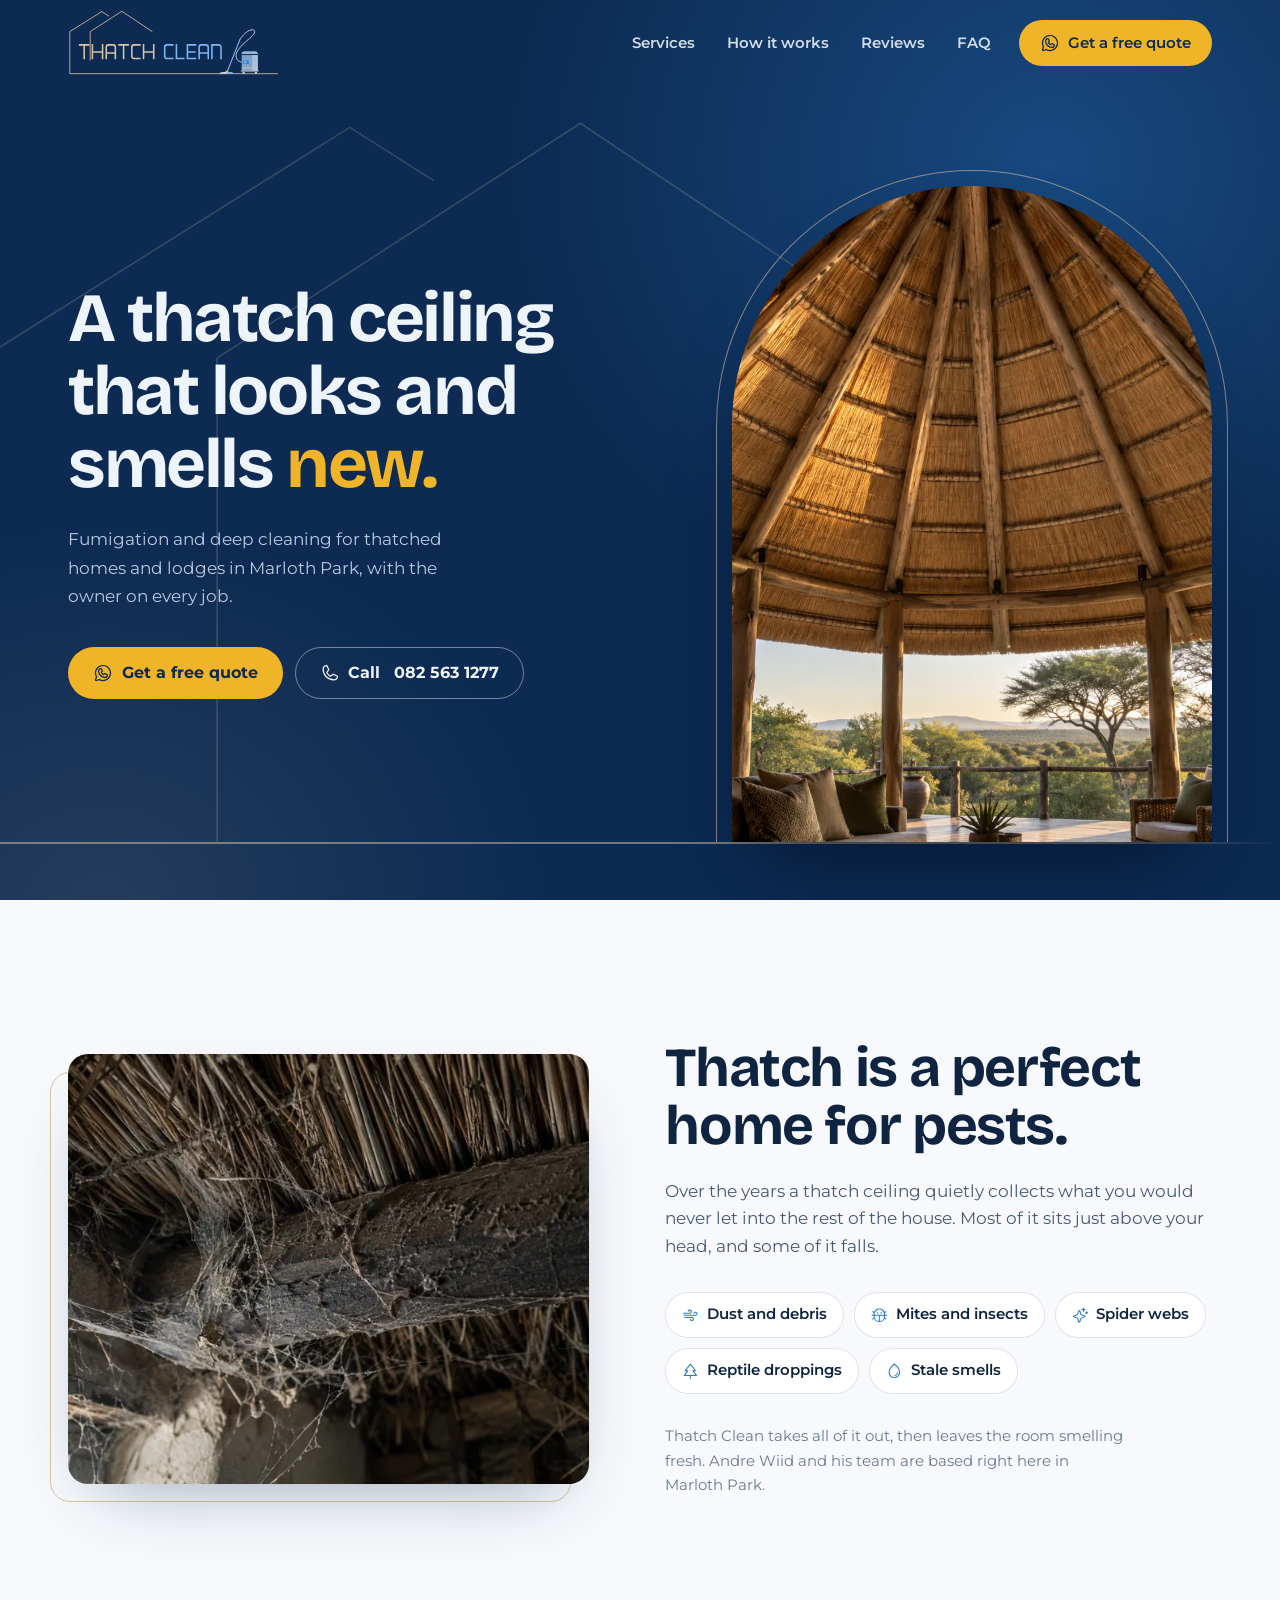
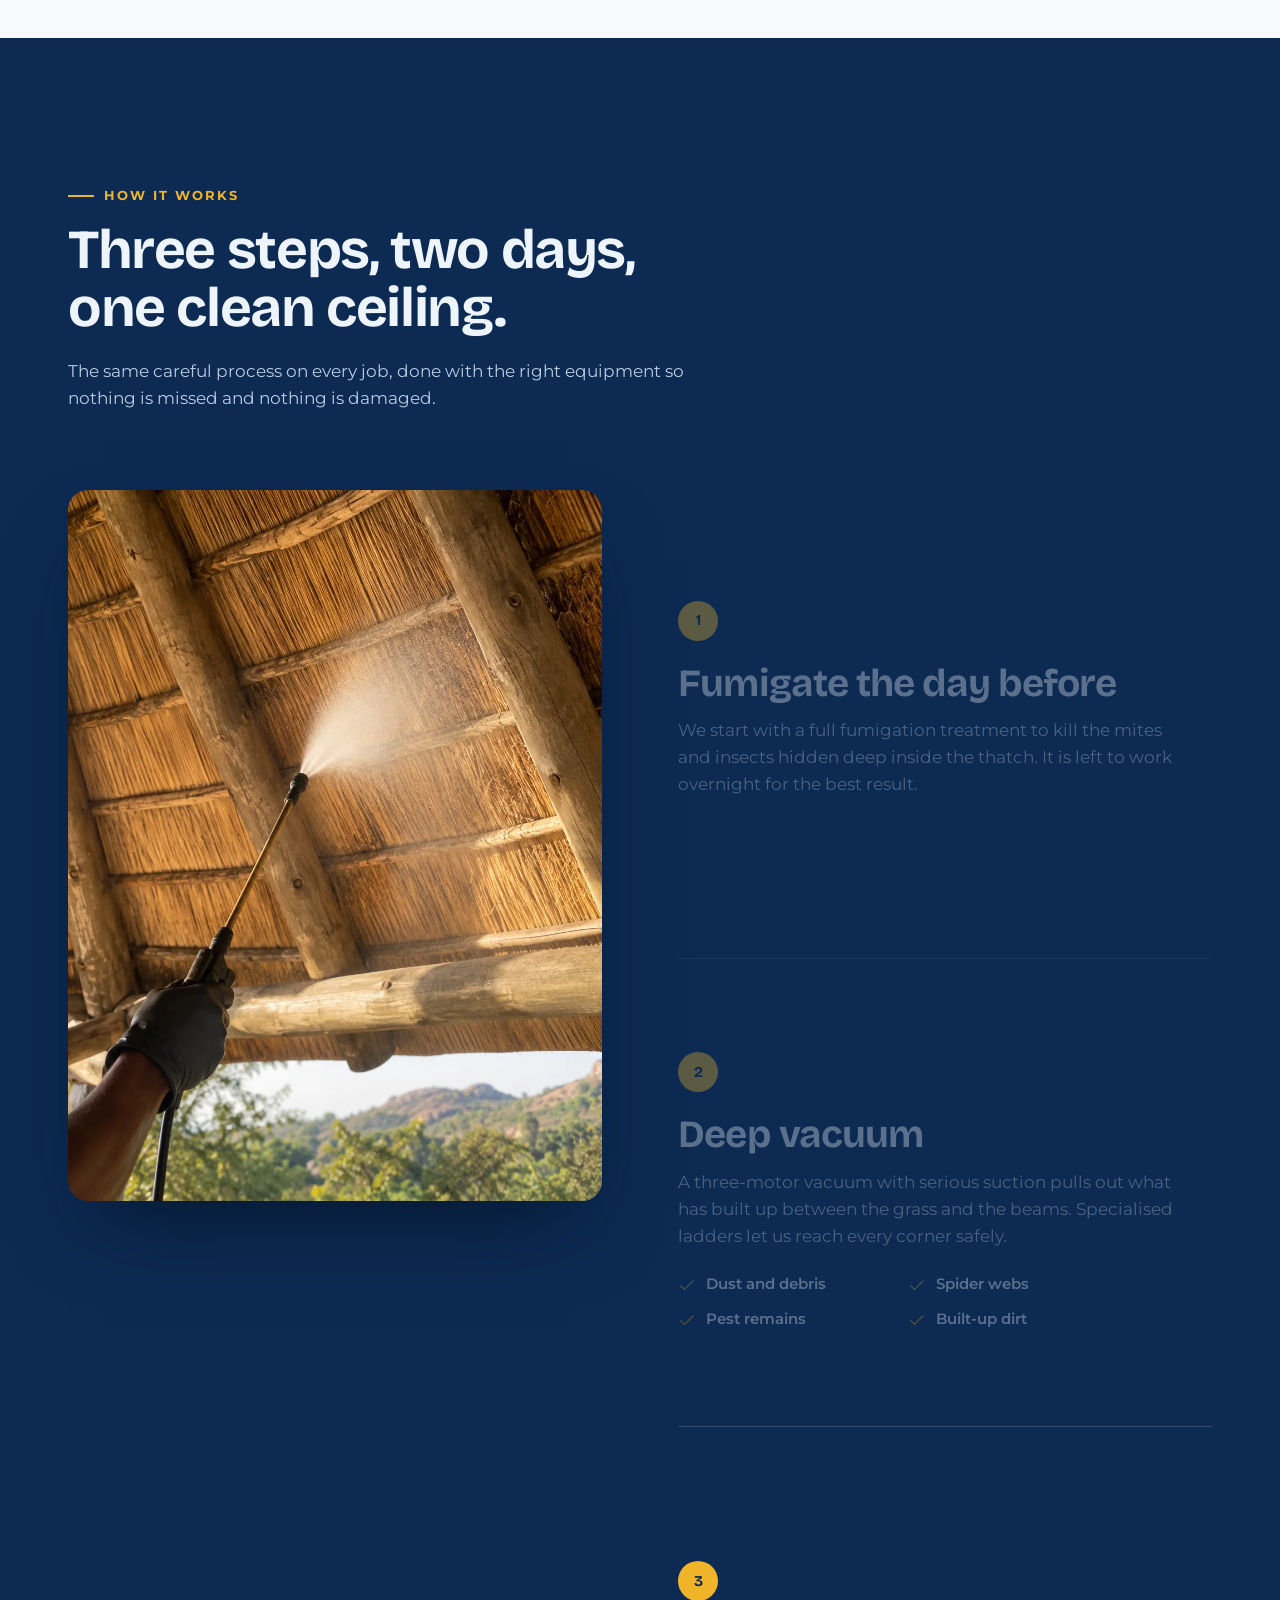
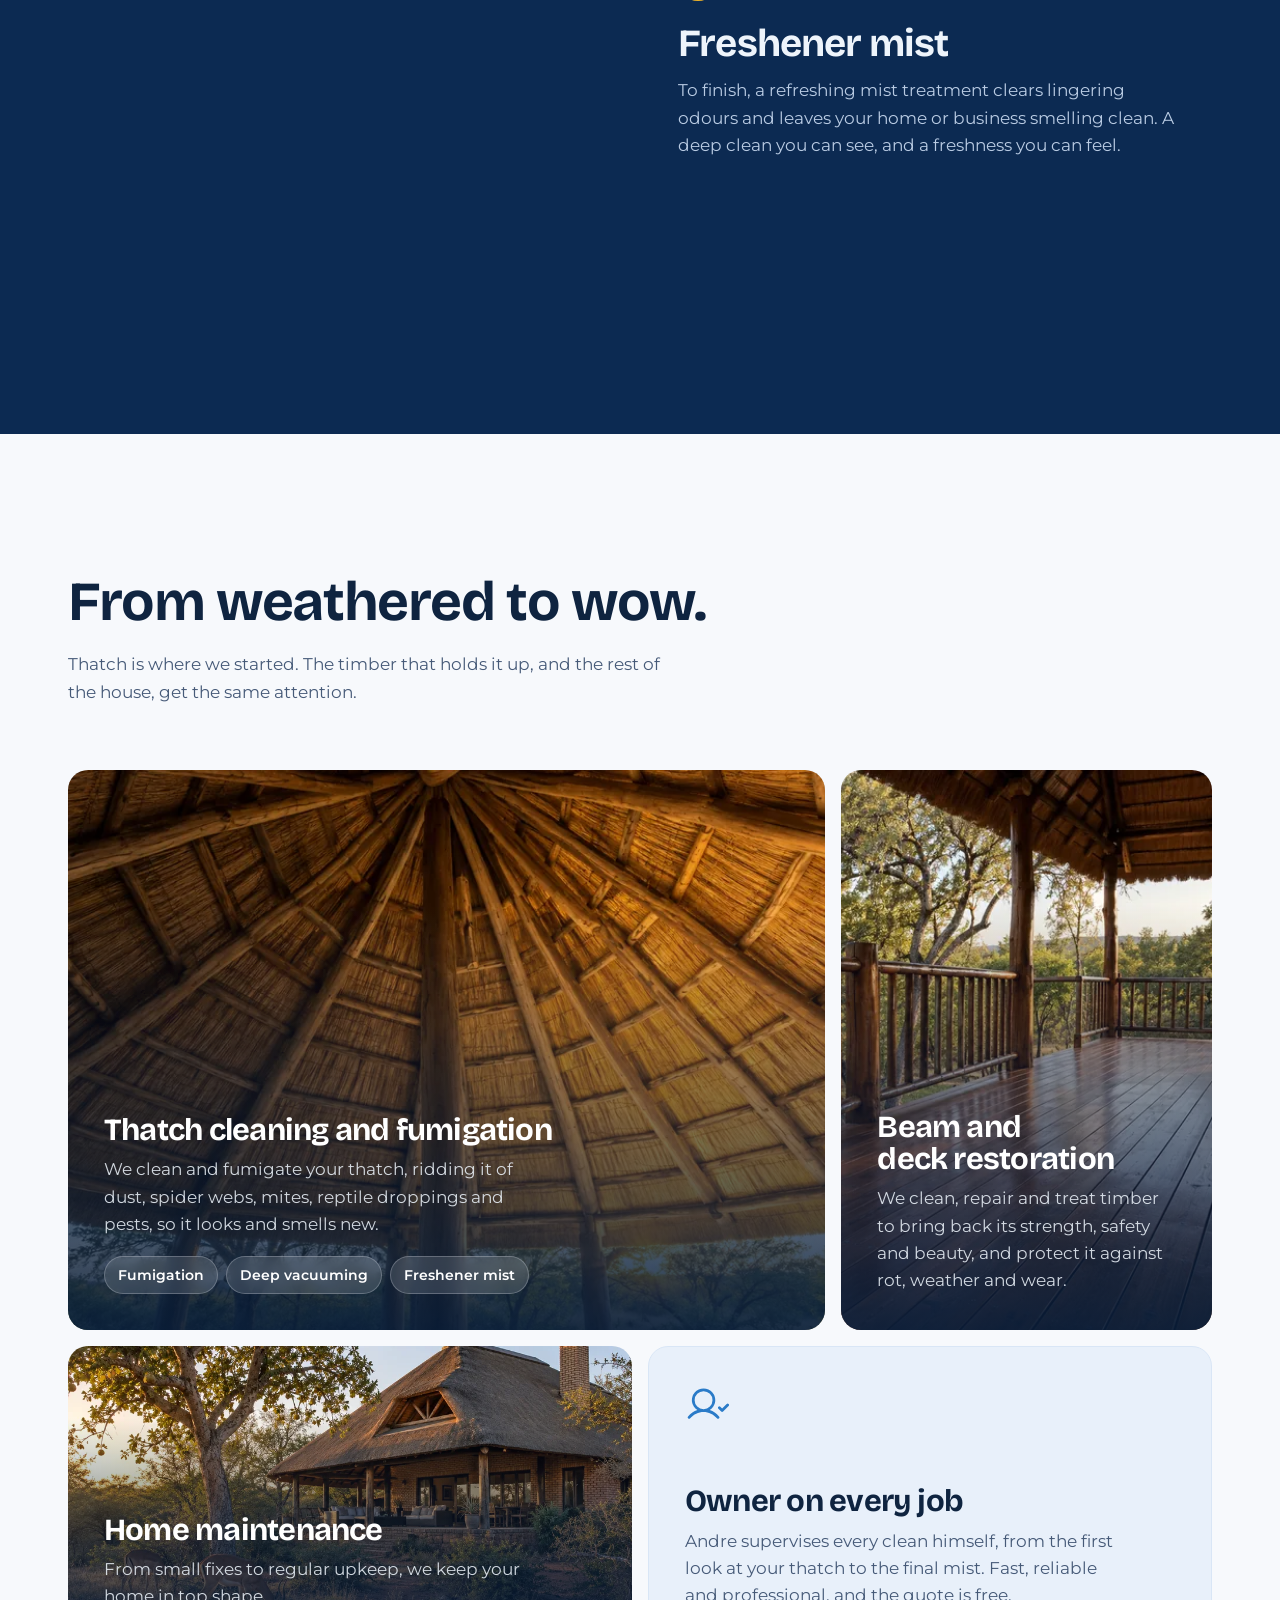
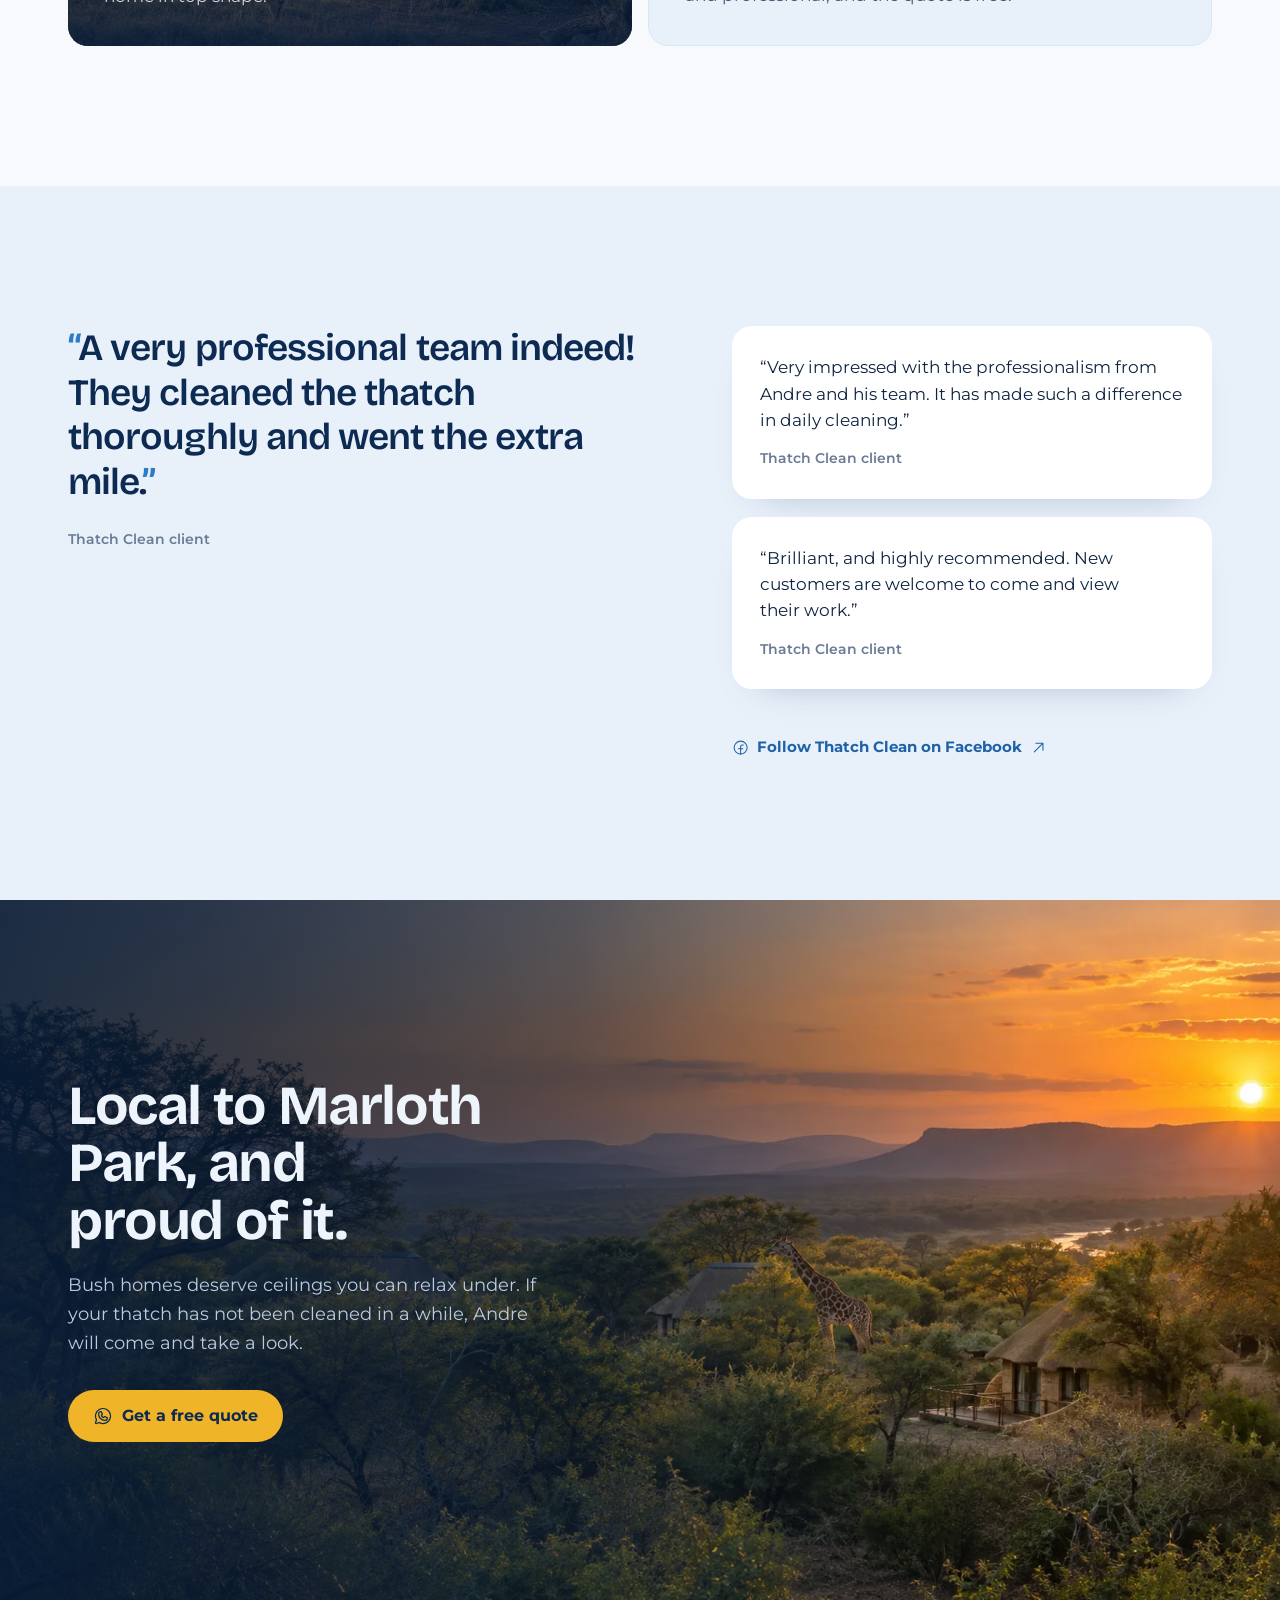
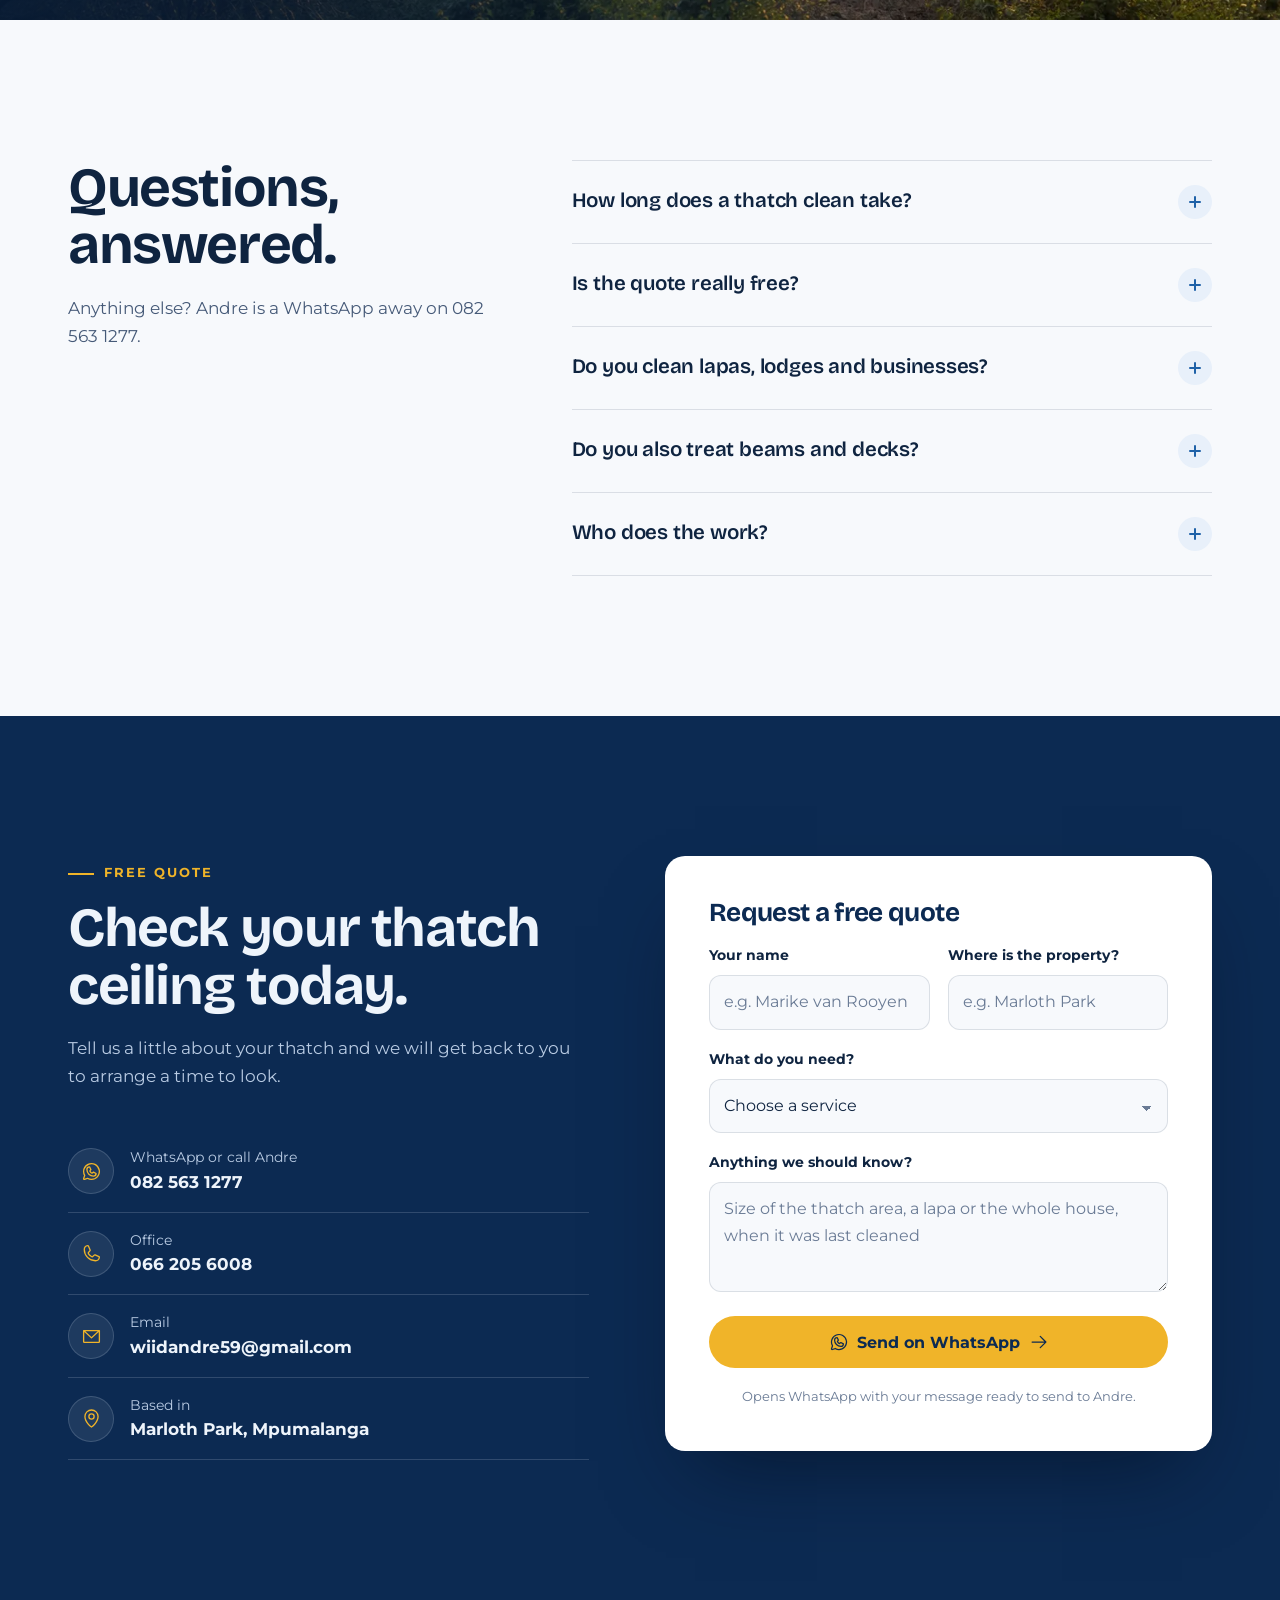
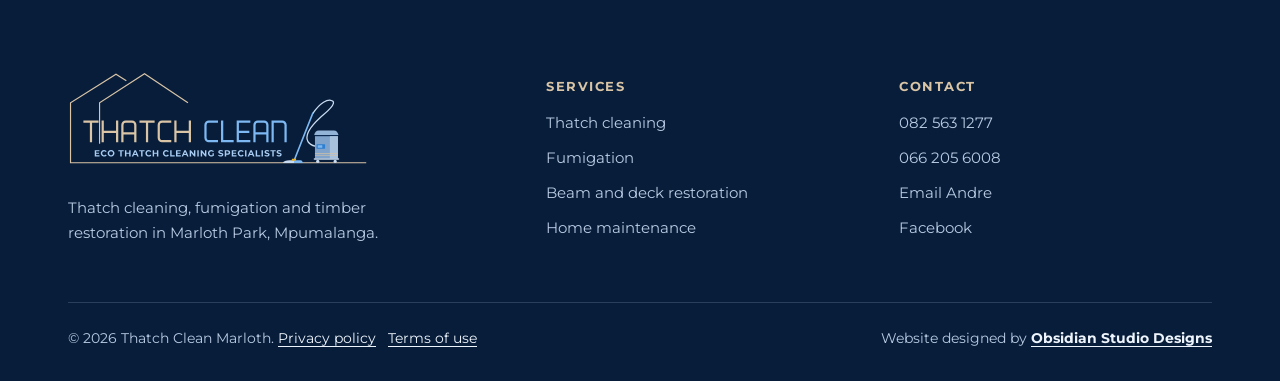
<file: index.html>
<!DOCTYPE html>
<html lang="en-ZA" class="no-js">
<head>
<meta charset="utf-8">
<meta name="viewport" content="width=device-width, initial-scale=1, viewport-fit=cover">
<title>Thatch Clean Marloth | Thatch Cleaning &amp; Fumigation in Marloth Park</title>
<meta name="description" content="Eco thatch cleaning specialists in Marloth Park. Fumigation, deep thatch vacuuming and freshener mist, plus beam and deck restoration. Free quotes: 082 563 1277.">
<link rel="canonical" href="https://obsidianstudiodesigns.github.io/Thatch-Clean-Marloth/">
<meta name="robots" content="index, follow, max-image-preview:large">
<meta name="theme-color" content="#0c2a52">
<meta name="geo.region" content="ZA-MP">
<meta name="geo.placename" content="Marloth Park">

<meta property="og:type" content="website">
<meta property="og:site_name" content="Thatch Clean Marloth">
<meta property="og:locale" content="en_ZA">
<meta property="og:title" content="Thatch Clean Marloth | Thatch Cleaning &amp; Fumigation in Marloth Park">
<meta property="og:description" content="Fumigation, deep thatch vacuuming and freshener mist for thatched homes and lodges in Marloth Park. Owner on every job. Free quotes.">
<meta property="og:url" content="https://obsidianstudiodesigns.github.io/Thatch-Clean-Marloth/">
<meta property="og:image" content="https://obsidianstudiodesigns.github.io/Thatch-Clean-Marloth/assets/img/og-share.jpg">
<meta property="og:image:secure_url" content="https://obsidianstudiodesigns.github.io/Thatch-Clean-Marloth/assets/img/og-share.jpg">
<meta property="og:image:type" content="image/jpeg">
<meta property="og:image:width" content="1200">
<meta property="og:image:height" content="630">
<meta property="og:image:alt" content="Thatch Clean, Marloth Park: a thatch ceiling that looks and smells new again">
<meta name="twitter:card" content="summary_large_image">
<meta name="twitter:title" content="Thatch Clean Marloth | Thatch Cleaning &amp; Fumigation">
<meta name="twitter:description" content="Fumigation, deep thatch vacuuming and freshener mist for thatched homes and lodges in Marloth Park. Free quotes.">
<meta name="twitter:image" content="https://obsidianstudiodesigns.github.io/Thatch-Clean-Marloth/assets/img/og-share.jpg">

<link rel="icon" href="favicon.ico" sizes="any">
<link rel="icon" type="image/png" sizes="32x32" href="favicon-32.png">
<link rel="icon" type="image/png" sizes="96x96" href="favicon-96.png">
<link rel="icon" type="image/png" sizes="192x192" href="icon-192.png">
<link rel="apple-touch-icon" href="apple-touch-icon.png">
<link rel="manifest" href="site.webmanifest">

<link rel="preload" href="assets/fonts/bricolage-var.woff2" as="font" type="font/woff2" crossorigin>
<link rel="preload" href="assets/fonts/montserrat-var.woff2" as="font" type="font/woff2" crossorigin>
<link rel="preload" href="assets/img/hero-tall-864.webp" as="image">
<link rel="stylesheet" href="assets/css/style.css?v=3">
<script>document.documentElement.classList.replace('no-js','js')</script>

<script type="application/ld+json">
{
  "@context": "https://schema.org",
  "@graph": [
    {
      "@type": "LocalBusiness",
      "@id": "https://obsidianstudiodesigns.github.io/Thatch-Clean-Marloth/#business",
      "name": "Thatch Clean Marloth",
      "alternateName": "Thatch Clean, Eco Thatch Cleaning Specialists",
      "description": "Thatch cleaning, thatch fumigation, deep thatch vacuuming, freshener mist treatment, beam and deck restoration and home maintenance in Marloth Park.",
      "url": "https://obsidianstudiodesigns.github.io/Thatch-Clean-Marloth/",
      "image": "https://obsidianstudiodesigns.github.io/Thatch-Clean-Marloth/assets/img/og-share.jpg",
      "logo": "https://obsidianstudiodesigns.github.io/Thatch-Clean-Marloth/assets/img/logo.svg",
      "telephone": "+27825631277",
      "email": "wiidandre59@gmail.com",
      "founder": {"@type": "Person", "name": "Andre Wiid"},
      "address": {"@type": "PostalAddress", "addressLocality": "Marloth Park", "addressRegion": "Mpumalanga", "postalCode": "1341", "addressCountry": "ZA"},
      "areaServed": {"@type": "Place", "name": "Marloth Park, Mpumalanga"},
      "sameAs": ["https://www.facebook.com/profile.php?id=61571924001653"],
      "hasOfferCatalog": {
        "@type": "OfferCatalog",
        "name": "Thatch and timber services",
        "itemListElement": [
          {"@type": "Offer", "itemOffered": {"@type": "Service", "name": "Thatch cleaning and fumigation"}},
          {"@type": "Offer", "itemOffered": {"@type": "Service", "name": "Deep thatch vacuuming"}},
          {"@type": "Offer", "itemOffered": {"@type": "Service", "name": "Freshener mist treatment"}},
          {"@type": "Offer", "itemOffered": {"@type": "Service", "name": "Beam and deck restoration"}},
          {"@type": "Offer", "itemOffered": {"@type": "Service", "name": "Home maintenance"}}
        ]
      }
    },
    {
      "@type": "WebSite",
      "@id": "https://obsidianstudiodesigns.github.io/Thatch-Clean-Marloth/#website",
      "url": "https://obsidianstudiodesigns.github.io/Thatch-Clean-Marloth/",
      "name": "Thatch Clean Marloth",
      "inLanguage": "en-ZA",
      "publisher": {"@id": "https://obsidianstudiodesigns.github.io/Thatch-Clean-Marloth/#business"}
    },
    {
      "@type": "FAQPage",
      "mainEntity": [
        {"@type": "Question", "name": "How long does a thatch clean take?", "acceptedAnswer": {"@type": "Answer", "text": "It runs over two visits. Fumigation goes in the day before and is left to work overnight, then the deep vacuum and freshener mist follow the next day. Andre gives you the timeline with your quote."}},
        {"@type": "Question", "name": "Is the quote really free?", "acceptedAnswer": {"@type": "Answer", "text": "Yes. Send a WhatsApp or call, and Andre will arrange to look at your thatch and give you a price. There is no charge for the quote."}},
        {"@type": "Question", "name": "Do you clean lapas, lodges and businesses?", "acceptedAnswer": {"@type": "Answer", "text": "Yes. The same process works for homes, lapas, lodges and businesses with thatch ceilings."}},
        {"@type": "Question", "name": "Do you also treat beams and decks?", "acceptedAnswer": {"@type": "Answer", "text": "Yes. We clean, repair and treat wooden beams, decks and other timber, protecting it against rot, weathering and wear."}},
        {"@type": "Question", "name": "Who does the work?", "acceptedAnswer": {"@type": "Answer", "text": "Andre Wiid and his team. Andre supervises every job himself."}}
      ]
    }
  ]
}
</script>
</head>
<body>
<a class="skip" href="#main">Skip to content</a>

<header class="site-header" id="top">
  <div class="wrap bar">
    <a class="brand" href="./" aria-label="Thatch Clean Marloth, home">
      <img class="logo-light" src="assets/img/logo-header-light.svg" alt="Thatch Clean, eco thatch cleaning specialists" width="211" height="66">
      <img class="logo-dark" src="assets/img/logo-header.svg" alt="" width="211" height="66" aria-hidden="true">
    </a>
    <nav class="nav" id="nav" aria-label="Main">
      <a href="#services">Services</a>
      <a href="#process">How it works</a>
      <a href="#reviews">Reviews</a>
      <a href="#faq">FAQ</a>
      <a class="btn btn--gold" href="https://wa.me/27825631277?text=Hi%20Andre%2C%20I%27d%20like%20a%20free%20quote%20for%20thatch%20cleaning." target="_blank" rel="noopener"><svg class="icon" aria-hidden="true"><use href="assets/icons.svg#i-whatsapp-logo"></use></svg>Get a free quote</a>
    </nav>
    <button class="menu-btn" type="button" aria-label="Open menu" aria-expanded="false" aria-controls="nav">
      <svg class="icon i-menu" aria-hidden="true"><use href="assets/icons.svg#i-list"></use></svg>
      <svg class="icon i-close" aria-hidden="true"><use href="assets/icons.svg#i-x"></use></svg>
    </button>
  </div>
</header>

<main id="main">
  <section class="hero" aria-labelledby="hero-title">
    <svg class="hero__lines" viewBox="15 38 490 360" fill="none" stroke="#d9c4a6" aria-hidden="true"><path vector-effect="non-scaling-stroke" stroke-width="1.6" d="M25 397V160L205 47L246 73"/><path vector-effect="non-scaling-stroke" stroke-width="1.6" d="M140 397V160L318 45L490 160"/></svg>
    <div class="hero__ground" aria-hidden="true"></div>
    <div class="wrap hero__grid">
      <div class="hero__copy reveal-hero">
        <h1 id="hero-title">A thatch ceiling that looks and smells <em>new.</em></h1>
        <p>Fumigation and deep cleaning for thatched homes and lodges in Marloth Park, with the owner on every job.</p>
        <div class="hero__ctas">
          <a class="btn btn--gold" href="https://wa.me/27825631277?text=Hi%20Andre%2C%20I%27d%20like%20a%20free%20quote%20for%20thatch%20cleaning." target="_blank" rel="noopener"><svg class="icon" aria-hidden="true"><use href="assets/icons.svg#i-whatsapp-logo"></use></svg>Get a free quote</a>
          <a class="btn btn--line" href="tel:+27825631277" aria-label="Call 082 563 1277"><svg class="icon" aria-hidden="true"><use href="assets/icons.svg#i-phone"></use></svg>Call<span class="num">&nbsp;082 563 1277</span></a>
        </div>
      </div>
      <div class="arch reveal">
        <div class="arch__frame">
          <img src="assets/img/hero-tall-864.webp" srcset="assets/img/hero-tall-540.webp 540w, assets/img/hero-tall-864.webp 864w" sizes="(max-width: 860px) 84vw, 480px" alt="Clean golden thatch and gum-pole rafters inside a bush lodge lapa overlooking the bushveld" width="864" height="1536" fetchpriority="high">
        </div>
      </div>
    </div>
  </section>

  <section class="sec" aria-labelledby="problem-title">
    <div class="wrap problem">
      <div class="problem__img rv">
        <img src="assets/img/cobweb-1280.webp" srcset="assets/img/cobweb-720.webp 720w, assets/img/cobweb-1280.webp 1280w" sizes="(max-width: 860px) 100vw, 52vw" alt="Old spider webs and dust hanging from a neglected thatch ceiling and wooden beam" width="1280" height="960" loading="lazy">
      </div>
      <div>
        <h2 class="h2 rv" id="problem-title">Thatch is a perfect home for pests.</h2>
        <p class="lead rv rv-d1">Over the years a thatch ceiling quietly collects what you would never let into the rest of the house. Most of it sits just above your head, and some of it falls.</p>
        <ul class="chips rv rv-d2">
          <li><svg class="icon" aria-hidden="true"><use href="assets/icons.svg#i-wind"></use></svg>Dust and debris</li>
          <li><svg class="icon" aria-hidden="true"><use href="assets/icons.svg#i-bug"></use></svg>Mites and insects</li>
          <li><svg class="icon" aria-hidden="true"><use href="assets/icons.svg#i-sparkle"></use></svg>Spider webs</li>
          <li><svg class="icon" aria-hidden="true"><use href="assets/icons.svg#i-tree-evergreen"></use></svg>Reptile droppings</li>
          <li><svg class="icon" aria-hidden="true"><use href="assets/icons.svg#i-drop"></use></svg>Stale smells</li>
        </ul>
        <p class="problem__note rv rv-d3">Thatch Clean takes all of it out, then leaves the room smelling fresh. Andre Wiid and his team are based right here in Marloth Park.</p>
      </div>
    </div>
  </section>

  <section class="sec process on-navy" id="process" aria-labelledby="process-title">
    <div class="wrap">
      <div class="process__head">
        <span class="eyebrow rv">How it works</span>
        <h2 class="h2 rv" id="process-title">Three steps, two days, one clean ceiling.</h2>
        <p class="lead rv rv-d1">The same careful process on every job, done with the right equipment so nothing is missed and nothing is damaged.</p>
      </div>
      <div class="process__grid">
        <div class="process__media" aria-hidden="true">
          <img class="on" data-step="0" src="assets/img/fumigate-960.webp" alt="" width="960" height="1280" loading="lazy">
          <img data-step="1" src="assets/img/vacuum-960.webp" alt="" width="960" height="1280" loading="lazy">
          <img data-step="2" src="assets/img/mist-960.webp" alt="" width="960" height="1280" loading="lazy">
        </div>
        <ol class="steps">
          <li class="step active" data-step="0">
            <div class="step__img"><img src="assets/img/fumigate-600.webp" alt="Technician on a ladder applying fumigation treatment to a thatch ceiling, furniture covered below" width="600" height="800" loading="lazy"></div>
            <span class="step__num" aria-hidden="true">1</span>
            <h3>Fumigate the day before</h3>
            <p>We start with a full fumigation treatment to kill the mites and insects hidden deep inside the thatch. It is left to work overnight for the best result.</p>
          </li>
          <li class="step" data-step="1">
            <div class="step__img"><img src="assets/img/vacuum-600.webp" alt="Worker on a scaffold vacuuming a thatch ceiling with a long hose and an industrial vacuum below" width="600" height="800" loading="lazy"></div>
            <span class="step__num" aria-hidden="true">2</span>
            <h3>Deep vacuum</h3>
            <p>A three-motor vacuum with serious suction pulls out what has built up between the grass and the beams. Specialised ladders let us reach every corner safely.</p>
            <ul>
              <li><svg class="icon" aria-hidden="true"><use href="assets/icons.svg#i-check"></use></svg>Dust and debris</li>
              <li><svg class="icon" aria-hidden="true"><use href="assets/icons.svg#i-check"></use></svg>Spider webs</li>
              <li><svg class="icon" aria-hidden="true"><use href="assets/icons.svg#i-check"></use></svg>Pest remains</li>
              <li><svg class="icon" aria-hidden="true"><use href="assets/icons.svg#i-check"></use></svg>Built-up dirt</li>
            </ul>
          </li>
          <li class="step" data-step="2">
            <div class="step__img"><img src="assets/img/mist-600.webp" alt="A fine freshener mist sprayed up into clean golden thatch" width="600" height="800" loading="lazy"></div>
            <span class="step__num" aria-hidden="true">3</span>
            <h3>Freshener mist</h3>
            <p>To finish, a refreshing mist treatment clears lingering odours and leaves your home or business smelling clean. A deep clean you can see, and a freshness you can feel.</p>
          </li>
        </ol>
      </div>
    </div>
  </section>

  <section class="sec" id="services" aria-labelledby="services-title">
    <div class="wrap">
      <div class="services__head">
        <h2 class="h2 rv" id="services-title">From weathered to wow.</h2>
        <p class="lead rv rv-d1">Thatch is where we started. The timber that holds it up, and the rest of the house, get the same attention.</p>
      </div>
      <div class="bento">
        <article class="tile tile--photo tile--a rv">
          <img src="assets/img/hero-wide-1536.webp" srcset="assets/img/hero-wide-960.webp 960w, assets/img/hero-wide-1536.webp 1536w" sizes="(max-width: 980px) 100vw, 66vw" alt="Looking up into a spotless conical thatch roof on round gum-pole rafters" width="1536" height="864" loading="lazy" style="object-position:60% 40%">
          <h3>Thatch cleaning and fumigation</h3>
          <p>We clean and fumigate your thatch, ridding it of dust, spider webs, mites, reptile droppings and pests, so it looks and smells new.</p>
          <ul aria-label="Included">
            <li>Fumigation</li><li>Deep vacuuming</li><li>Freshener mist</li>
          </ul>
        </article>
        <article class="tile tile--photo tile--b rv rv-d1">
          <img src="assets/img/deck-720.webp" srcset="assets/img/deck-720.webp 720w, assets/img/deck-1280.webp 1280w" sizes="(max-width: 640px) 100vw, (max-width: 980px) 50vw, 33vw" alt="Freshly oiled hardwood deck on a lodge veranda overlooking green bushveld" width="1280" height="960" loading="lazy" style="object-position:70% 50%">
          <h3>Beam and deck restoration</h3>
          <p>We clean, repair and treat timber to bring back its strength, safety and beauty, and protect it against rot, weather and wear.</p>
        </article>
        <article class="tile tile--photo tile--c rv">
          <img src="assets/img/house-960.webp" srcset="assets/img/house-960.webp 960w, assets/img/house-1280.webp 1280w" sizes="(max-width: 640px) 100vw, 50vw" alt="Thatched bush house in Marloth Park at golden hour with impala grazing nearby" width="1280" height="960" loading="lazy">
          <h3>Home maintenance</h3>
          <p>From small fixes to regular upkeep, we keep your home in top shape.</p>
        </article>
        <article class="tile tile--d rv rv-d1">
          <svg class="icon" aria-hidden="true"><use href="assets/icons.svg#i-user-check"></use></svg>
          <div>
            <h3>Owner on every job</h3>
            <p>Andre supervises every clean himself, from the first look at your thatch to the final mist. Fast, reliable and professional, and the quote is free.</p>
          </div>
        </article>
      </div>
    </div>
  </section>

  <section class="sec reviews" id="reviews" aria-labelledby="reviews-title">
    <div class="wrap">
      <h2 class="sr-only" id="reviews-title">What clients say</h2>
      <div class="reviews__grid">
        <figure class="rv" style="margin:0">
          <blockquote class="quote-main" style="margin:0">A very professional team indeed! They cleaned the thatch thoroughly and went the extra mile.</blockquote>
          <figcaption class="who">Thatch Clean client</figcaption>
        </figure>
        <div class="quotes-side">
          <figure class="quote-card rv rv-d1" style="margin:0">
            <p>Very impressed with the professionalism from Andre and his team. It has made such a difference in daily cleaning.</p>
            <figcaption class="who">Thatch Clean client</figcaption>
          </figure>
          <figure class="quote-card rv rv-d2" style="margin:0">
            <p>Brilliant, and highly recommended. New customers are welcome to come and view their work.</p>
            <figcaption class="who">Thatch Clean client</figcaption>
          </figure>
          <a class="reviews__fb rv rv-d3" href="https://www.facebook.com/profile.php?id=61571924001653" target="_blank" rel="noopener"><svg class="icon" aria-hidden="true"><use href="assets/icons.svg#i-facebook-logo"></use></svg>Follow Thatch Clean on Facebook<svg class="icon" aria-hidden="true"><use href="assets/icons.svg#i-arrow-up-right"></use></svg></a>
        </div>
      </div>
    </div>
  </section>

  <section class="area" aria-labelledby="area-title">
    <img src="assets/img/landscape-1536.webp" srcset="assets/img/landscape-960.webp 960w, assets/img/landscape-1536.webp 1536w" sizes="100vw" alt="" width="1536" height="864" loading="lazy">
    <div class="wrap">
      <h2 class="h2 rv" id="area-title">Local to Marloth Park, and proud of it.</h2>
      <p class="rv rv-d1">Bush homes deserve ceilings you can relax under. If your thatch has not been cleaned in a while, Andre will come and take a look.</p>
      <a class="btn btn--gold rv rv-d2" href="https://wa.me/27825631277?text=Hi%20Andre%2C%20I%27d%20like%20a%20free%20quote%20for%20thatch%20cleaning." target="_blank" rel="noopener"><svg class="icon" aria-hidden="true"><use href="assets/icons.svg#i-whatsapp-logo"></use></svg>Get a free quote</a>
    </div>
  </section>

  <section class="sec" id="faq" aria-labelledby="faq-title">
    <div class="wrap faq">
      <div>
        <h2 class="h2 rv" id="faq-title">Questions, answered.</h2>
        <p class="lead rv rv-d1" style="margin-top:20px">Anything else? Andre is a WhatsApp away on 082 563 1277.</p>
      </div>
      <div class="faq__list rv rv-d1">
        <details>
          <summary>How long does a thatch clean take?<span class="plus" aria-hidden="true"></span></summary>
          <p>It runs over two visits. Fumigation goes in the day before and is left to work overnight, then the deep vacuum and freshener mist follow the next day. Andre gives you the timeline with your quote.</p>
        </details>
        <details>
          <summary>Is the quote really free?<span class="plus" aria-hidden="true"></span></summary>
          <p>Yes. Send a WhatsApp or call, and Andre will arrange to look at your thatch and give you a price. There is no charge for the quote.</p>
        </details>
        <details>
          <summary>Do you clean lapas, lodges and businesses?<span class="plus" aria-hidden="true"></span></summary>
          <p>Yes. The same process works for homes, lapas, lodges and businesses with thatch ceilings.</p>
        </details>
        <details>
          <summary>Do you also treat beams and decks?<span class="plus" aria-hidden="true"></span></summary>
          <p>Yes. We clean, repair and treat wooden beams, decks and other timber, protecting it against rot, weathering and wear.</p>
        </details>
        <details>
          <summary>Who does the work?<span class="plus" aria-hidden="true"></span></summary>
          <p>Andre Wiid and his team. Andre supervises every job himself.</p>
        </details>
      </div>
    </div>
  </section>

  <section class="sec contact on-navy" id="contact" aria-labelledby="contact-title">
    <div class="wrap contact__grid">
      <div>
        <span class="eyebrow rv">Free quote</span>
        <h2 class="h2 rv" id="contact-title">Check your thatch ceiling today.</h2>
        <p class="lead rv rv-d1">Tell us a little about your thatch and we will get back to you to arrange a time to look.</p>
        <ul class="direct rv rv-d2">
          <li><a href="https://wa.me/27825631277" target="_blank" rel="noopener"><span class="ic"><svg class="icon" aria-hidden="true"><use href="assets/icons.svg#i-whatsapp-logo"></use></svg></span><div><span>WhatsApp or call Andre</span><strong>082 563 1277</strong></div></a></li>
          <li><a href="tel:+27662056008"><span class="ic"><svg class="icon" aria-hidden="true"><use href="assets/icons.svg#i-phone"></use></svg></span><div><span>Office</span><strong>066 205 6008</strong></div></a></li>
          <li><a href="mailto:wiidandre59@gmail.com"><span class="ic"><svg class="icon" aria-hidden="true"><use href="assets/icons.svg#i-envelope-simple"></use></svg></span><div><span>Email</span><strong>wiidandre59@gmail.com</strong></div></a></li>
          <li><a href="https://www.facebook.com/profile.php?id=61571924001653" target="_blank" rel="noopener"><span class="ic"><svg class="icon" aria-hidden="true"><use href="assets/icons.svg#i-map-pin"></use></svg></span><div><span>Based in</span><strong>Marloth Park, Mpumalanga</strong></div></a></li>
        </ul>
      </div>
      <form class="form rv rv-d1" id="quote" novalidate>
        <h3>Request a free quote</h3>
        <div class="row">
          <div class="field">
            <label for="q-name">Your name</label>
            <input id="q-name" name="name" type="text" autocomplete="name" required placeholder="e.g. Marike van Rooyen">
            <span class="err" id="q-name-err">Please add your name.</span>
          </div>
          <div class="field">
            <label for="q-area">Where is the property?</label>
            <input id="q-area" name="area" type="text" autocomplete="address-level2" placeholder="e.g. Marloth Park">
          </div>
        </div>
        <div class="field">
          <label for="q-service">What do you need?</label>
          <select id="q-service" name="service" required>
            <option value="">Choose a service</option>
            <option>Thatch cleaning and fumigation</option>
            <option>Beam and deck restoration</option>
            <option>Home maintenance</option>
            <option>More than one of these</option>
          </select>
          <span class="err" id="q-service-err">Please choose a service.</span>
        </div>
        <div class="field">
          <label for="q-msg">Anything we should know?</label>
          <textarea id="q-msg" name="message" placeholder="Size of the thatch area, a lapa or the whole house, when it was last cleaned"></textarea>
        </div>
        <button class="btn btn--gold" type="submit"><svg class="icon" aria-hidden="true"><use href="assets/icons.svg#i-whatsapp-logo"></use></svg>Send on WhatsApp<svg class="icon arrow" aria-hidden="true"><use href="assets/icons.svg#i-arrow-right"></use></svg></button>
        <p class="hint">Opens WhatsApp with your message ready to send to Andre.</p>
      </form>
    </div>
  </section>
</main>

<footer class="footer">
  <div class="wrap">
    <div class="footer__top">
      <div>
        <a class="footer__logo" href="./" aria-label="Thatch Clean, home"><img src="assets/img/logo-light.svg" alt="Thatch Clean, eco thatch cleaning specialists" width="300" height="94" loading="lazy"></a>
        <p class="blurb">Thatch cleaning, fumigation and timber restoration in Marloth Park, Mpumalanga.</p>
      </div>
      <div>
        <h4>Services</h4>
        <ul>
          <li><a href="#services">Thatch cleaning</a></li>
          <li><a href="#process">Fumigation</a></li>
          <li><a href="#services">Beam and deck restoration</a></li>
          <li><a href="#services">Home maintenance</a></li>
        </ul>
      </div>
      <div>
        <h4>Contact</h4>
        <ul>
          <li><a href="tel:+27825631277">082 563 1277</a></li>
          <li><a href="tel:+27662056008">066 205 6008</a></li>
          <li><a href="mailto:wiidandre59@gmail.com">Email Andre</a></li>
          <li><a href="https://www.facebook.com/profile.php?id=61571924001653" target="_blank" rel="noopener">Facebook</a></li>
        </ul>
      </div>
    </div>
    <div class="footer__bottom">
      <span>&copy; <span id="yr">2026</span> Thatch Clean Marloth. <a href="privacy.html">Privacy policy</a> &nbsp; <a href="terms.html">Terms of use</a></span>
      <span class="credit">Website designed by <a href="https://obsidianstudiodesigns.co.za/" target="_blank" rel="noopener">Obsidian Studio Designs</a></span>
    </div>
  </div>
</footer>

<div class="mbar" aria-label="Quick contact">
  <a class="btn btn--line" href="tel:+27825631277"><svg class="icon" aria-hidden="true"><use href="assets/icons.svg#i-phone"></use></svg>Call</a>
  <a class="btn btn--gold" href="https://wa.me/27825631277?text=Hi%20Andre%2C%20I%27d%20like%20a%20free%20quote%20for%20thatch%20cleaning." target="_blank" rel="noopener"><svg class="icon" aria-hidden="true"><use href="assets/icons.svg#i-whatsapp-logo"></use></svg>Get a free quote</a>
</div>

<script src="assets/js/main.js?v=2" defer></script>
</body>
</html>
</file>
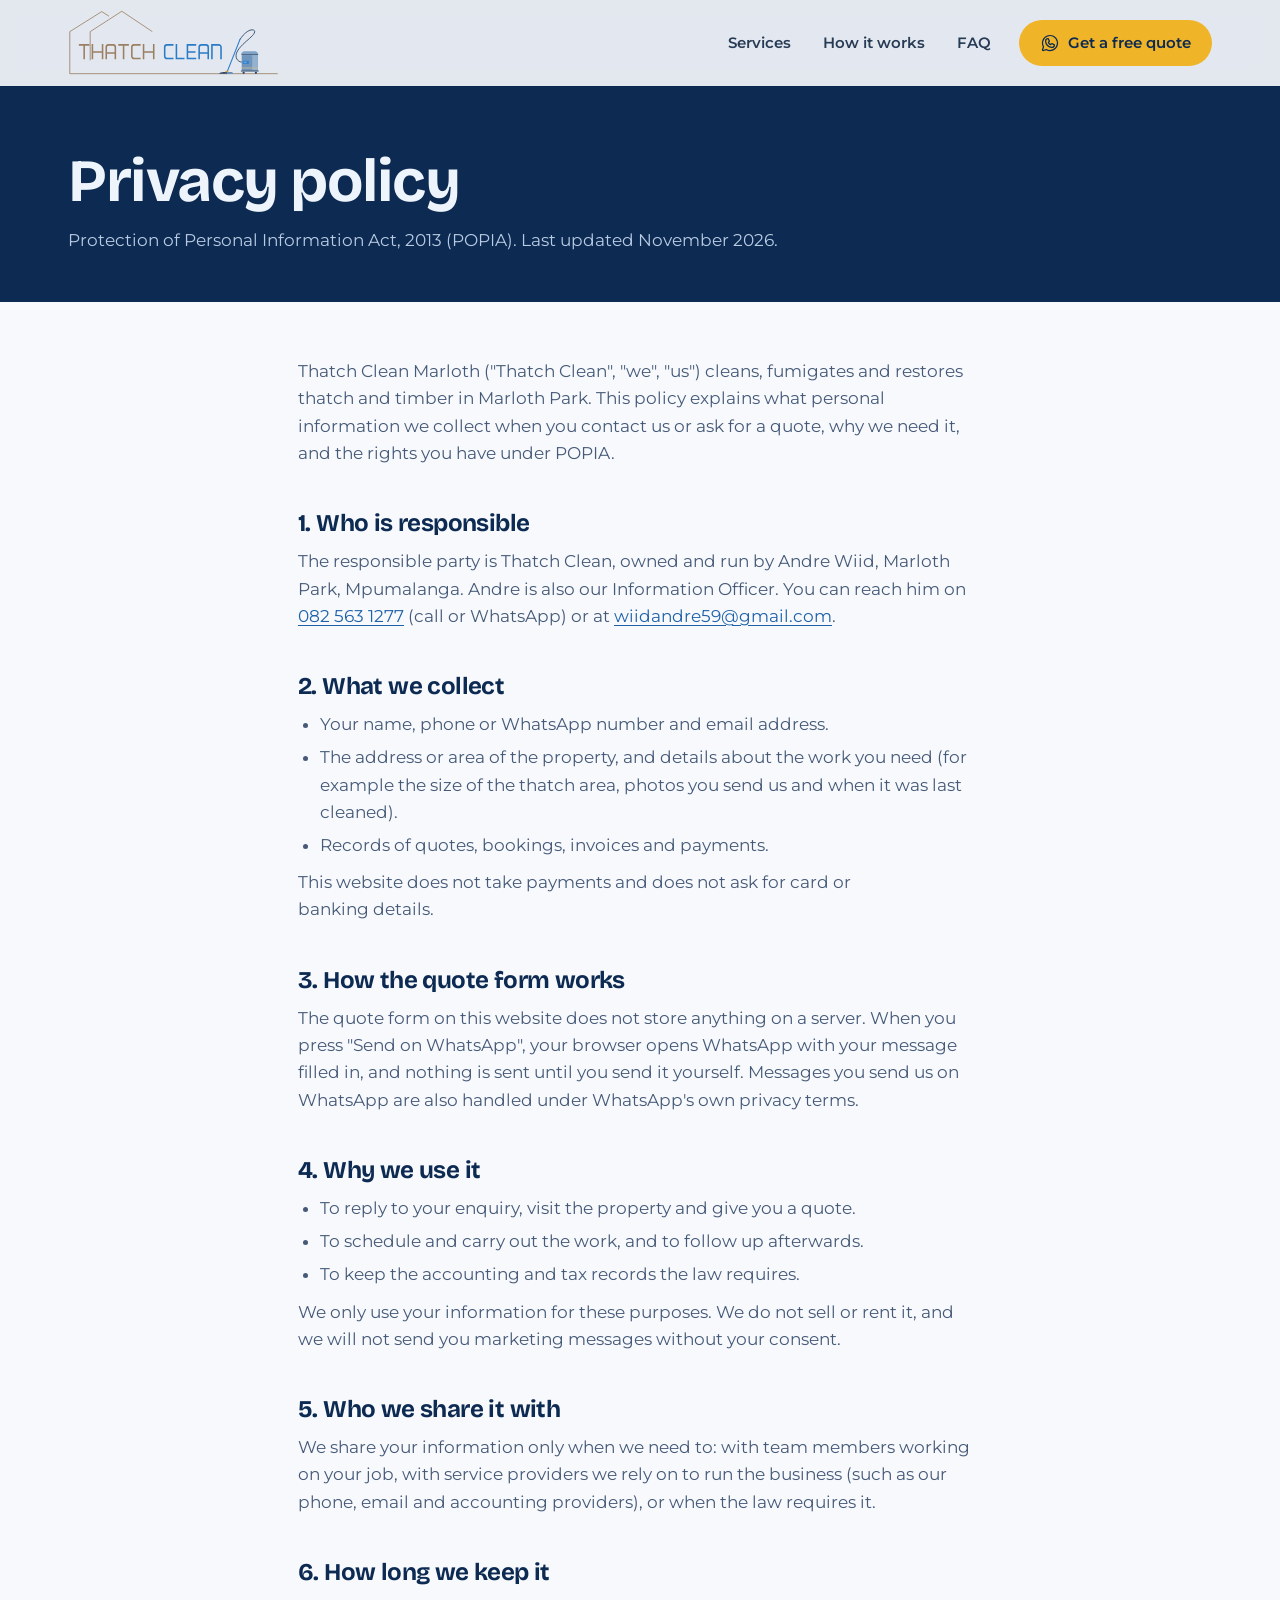
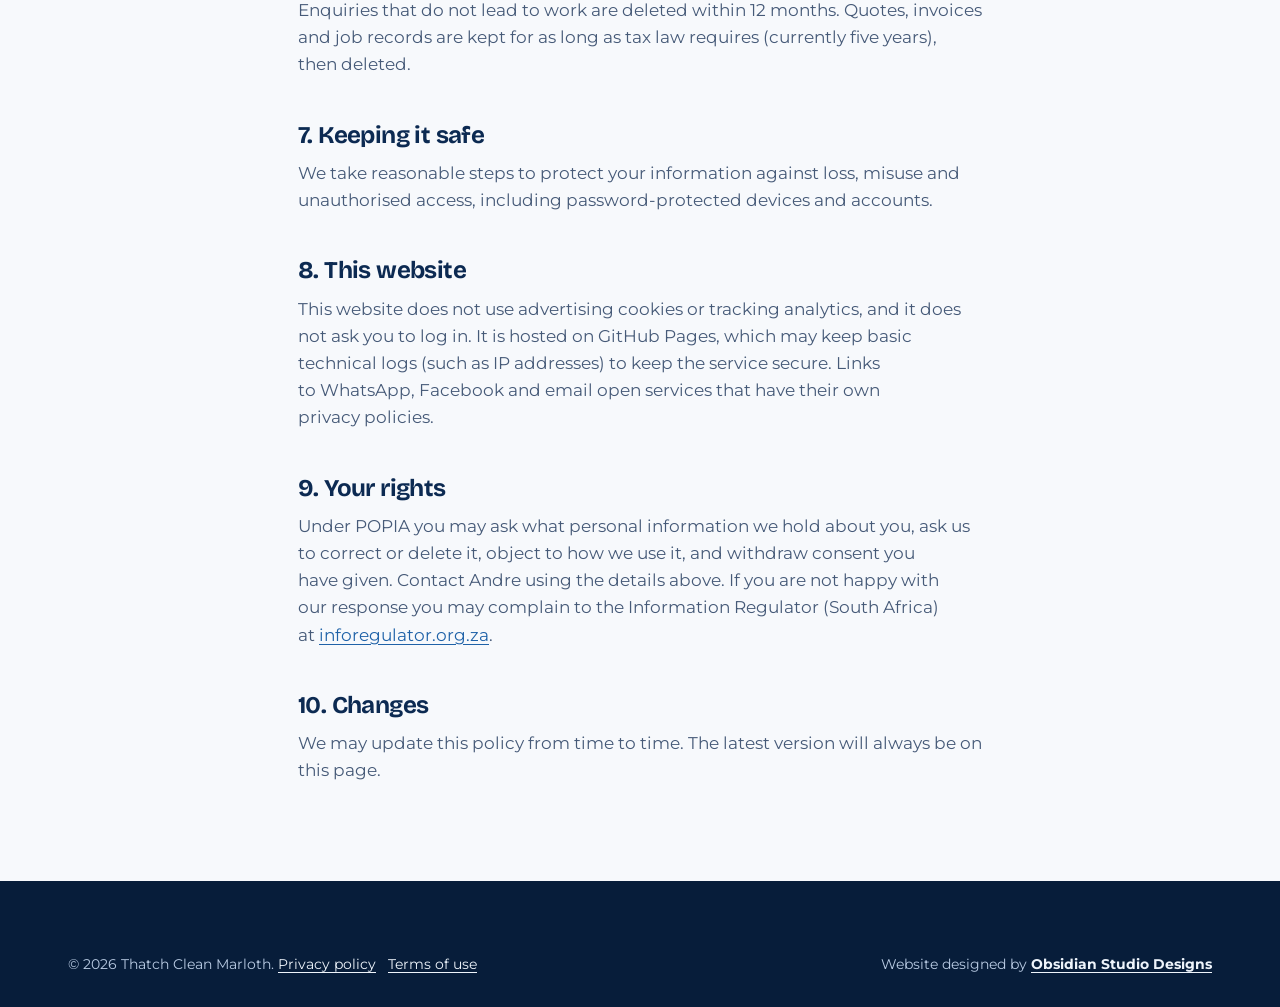
<file: privacy.html>
<!DOCTYPE html>
<html lang="en-ZA" class="no-js">
<head>
<meta charset="utf-8">
<meta name="viewport" content="width=device-width, initial-scale=1, viewport-fit=cover">
<title>Privacy policy | Thatch Clean Marloth</title>
<meta name="description" content="How Thatch Clean Marloth collects, uses and protects your personal information under POPIA.">
<meta name="robots" content="index, follow">
<link rel="canonical" href="https://obsidianstudiodesigns.github.io/Thatch-Clean-Marloth/privacy.html">
<meta name="theme-color" content="#0c2a52">
<meta property="og:type" content="website">
<meta property="og:site_name" content="Thatch Clean Marloth">
<meta property="og:title" content="Privacy policy | Thatch Clean Marloth">
<meta property="og:description" content="How Thatch Clean Marloth collects, uses and protects your personal information under POPIA.">
<meta property="og:image" content="https://obsidianstudiodesigns.github.io/Thatch-Clean-Marloth/assets/img/og-share.jpg">
<meta property="og:image:width" content="1200">
<meta property="og:image:height" content="630">
<link rel="icon" href="favicon.ico" sizes="any">
<link rel="icon" type="image/png" sizes="32x32" href="favicon-32.png">
<link rel="apple-touch-icon" href="apple-touch-icon.png">
<link rel="manifest" href="site.webmanifest">

<link rel="stylesheet" href="assets/css/style.css?v=3">
<script>document.documentElement.classList.replace('no-js','js')</script>
</head>
<body>
<a class="skip" href="#main">Skip to content</a>
<header class="site-header is-solid">
  <div class="wrap bar">
    <a class="brand" href="./" aria-label="Thatch Clean Marloth, home">
      <img class="logo-light" src="assets/img/logo-header-light.svg" alt="Thatch Clean, eco thatch cleaning specialists" width="211" height="66">
      <img class="logo-dark" src="assets/img/logo-header.svg" alt="" width="211" height="66" aria-hidden="true">
    </a>
    <nav class="nav" id="nav" aria-label="Main">
      <a href="./#services">Services</a>
      <a href="./#process">How it works</a>
      <a href="./#faq">FAQ</a>
      <a class="btn btn--gold" href="https://wa.me/27825631277?text=Hi%20Andre%2C%20I%27d%20like%20a%20free%20quote%20for%20thatch%20cleaning." target="_blank" rel="noopener"><svg class="icon" aria-hidden="true"><use href="assets/icons.svg#i-whatsapp-logo"></use></svg>Get a free quote</a>
    </nav>
    <button class="menu-btn" type="button" aria-label="Open menu" aria-expanded="false" aria-controls="nav">
      <svg class="icon i-menu" aria-hidden="true"><use href="assets/icons.svg#i-list"></use></svg>
      <svg class="icon i-close" aria-hidden="true"><use href="assets/icons.svg#i-x"></use></svg>
    </button>
  </div>
</header>
<main id="main">
<div class="legal-head"><div class="wrap"><h1>Privacy policy</h1><p>Protection of Personal Information Act, 2013 (POPIA). Last updated November 2026.</p></div></div>
<div class="wrap legal">
<p>Thatch Clean Marloth ("Thatch Clean", "we", "us") cleans, fumigates and restores thatch and timber in Marloth Park. This policy explains what personal information we collect when you contact us or ask for a quote, why we need it, and the rights you have under POPIA.</p>

<h2>1. Who is responsible</h2>
<p>The responsible party is Thatch Clean, owned and run by Andre Wiid, Marloth Park, Mpumalanga. Andre is also our Information Officer. You can reach him on <a href="tel:+27825631277">082 563 1277</a> (call or WhatsApp) or at <a href="mailto:wiidandre59@gmail.com">wiidandre59@gmail.com</a>.</p>

<h2>2. What we collect</h2>
<ul>
<li>Your name, phone or WhatsApp number and email address.</li>
<li>The address or area of the property, and details about the work you need (for example the size of the thatch area, photos you send us and when it was last cleaned).</li>
<li>Records of quotes, bookings, invoices and payments.</li>
</ul>
<p>This website does not take payments and does not ask for card or banking details.</p>

<h2>3. How the quote form works</h2>
<p>The quote form on this website does not store anything on a server. When you press "Send on WhatsApp", your browser opens WhatsApp with your message filled in, and nothing is sent until you send it yourself. Messages you send us on WhatsApp are also handled under WhatsApp's own privacy terms.</p>

<h2>4. Why we use it</h2>
<ul>
<li>To reply to your enquiry, visit the property and give you a quote.</li>
<li>To schedule and carry out the work, and to follow up afterwards.</li>
<li>To keep the accounting and tax records the law requires.</li>
</ul>
<p>We only use your information for these purposes. We do not sell or rent it, and we will not send you marketing messages without your consent.</p>

<h2>5. Who we share it with</h2>
<p>We share your information only when we need to: with team members working on your job, with service providers we rely on to run the business (such as our phone, email and accounting providers), or when the law requires it.</p>

<h2>6. How long we keep it</h2>
<p>Enquiries that do not lead to work are deleted within 12 months. Quotes, invoices and job records are kept for as long as tax law requires (currently five years), then deleted.</p>

<h2>7. Keeping it safe</h2>
<p>We take reasonable steps to protect your information against loss, misuse and unauthorised access, including password-protected devices and accounts.</p>

<h2>8. This website</h2>
<p>This website does not use advertising cookies or tracking analytics, and it does not ask you to log in. It is hosted on GitHub Pages, which may keep basic technical logs (such as IP addresses) to keep the service secure. Links to WhatsApp, Facebook and email open services that have their own privacy policies.</p>

<h2>9. Your rights</h2>
<p>Under POPIA you may ask what personal information we hold about you, ask us to correct or delete it, object to how we use it, and withdraw consent you have given. Contact Andre using the details above. If you are not happy with our response you may complain to the Information Regulator (South Africa) at <a href="https://inforegulator.org.za/" target="_blank" rel="noopener">inforegulator.org.za</a>.</p>

<h2>10. Changes</h2>
<p>We may update this policy from time to time. The latest version will always be on this page.</p>
</div>
</main>
<footer class="footer">
  <div class="wrap">
    <div class="footer__bottom" style="margin-top:0;border-top:0;padding-top:0">
      <span>&copy; <span id="yr">2026</span> Thatch Clean Marloth. <a href="privacy.html">Privacy policy</a> &nbsp; <a href="terms.html">Terms of use</a></span>
      <span class="credit">Website designed by <a href="https://obsidianstudiodesigns.co.za/" target="_blank" rel="noopener">Obsidian Studio Designs</a></span>
    </div>
  </div>
</footer>
<script src="assets/js/main.js?v=2" defer></script>
</body>
</html>
</file>
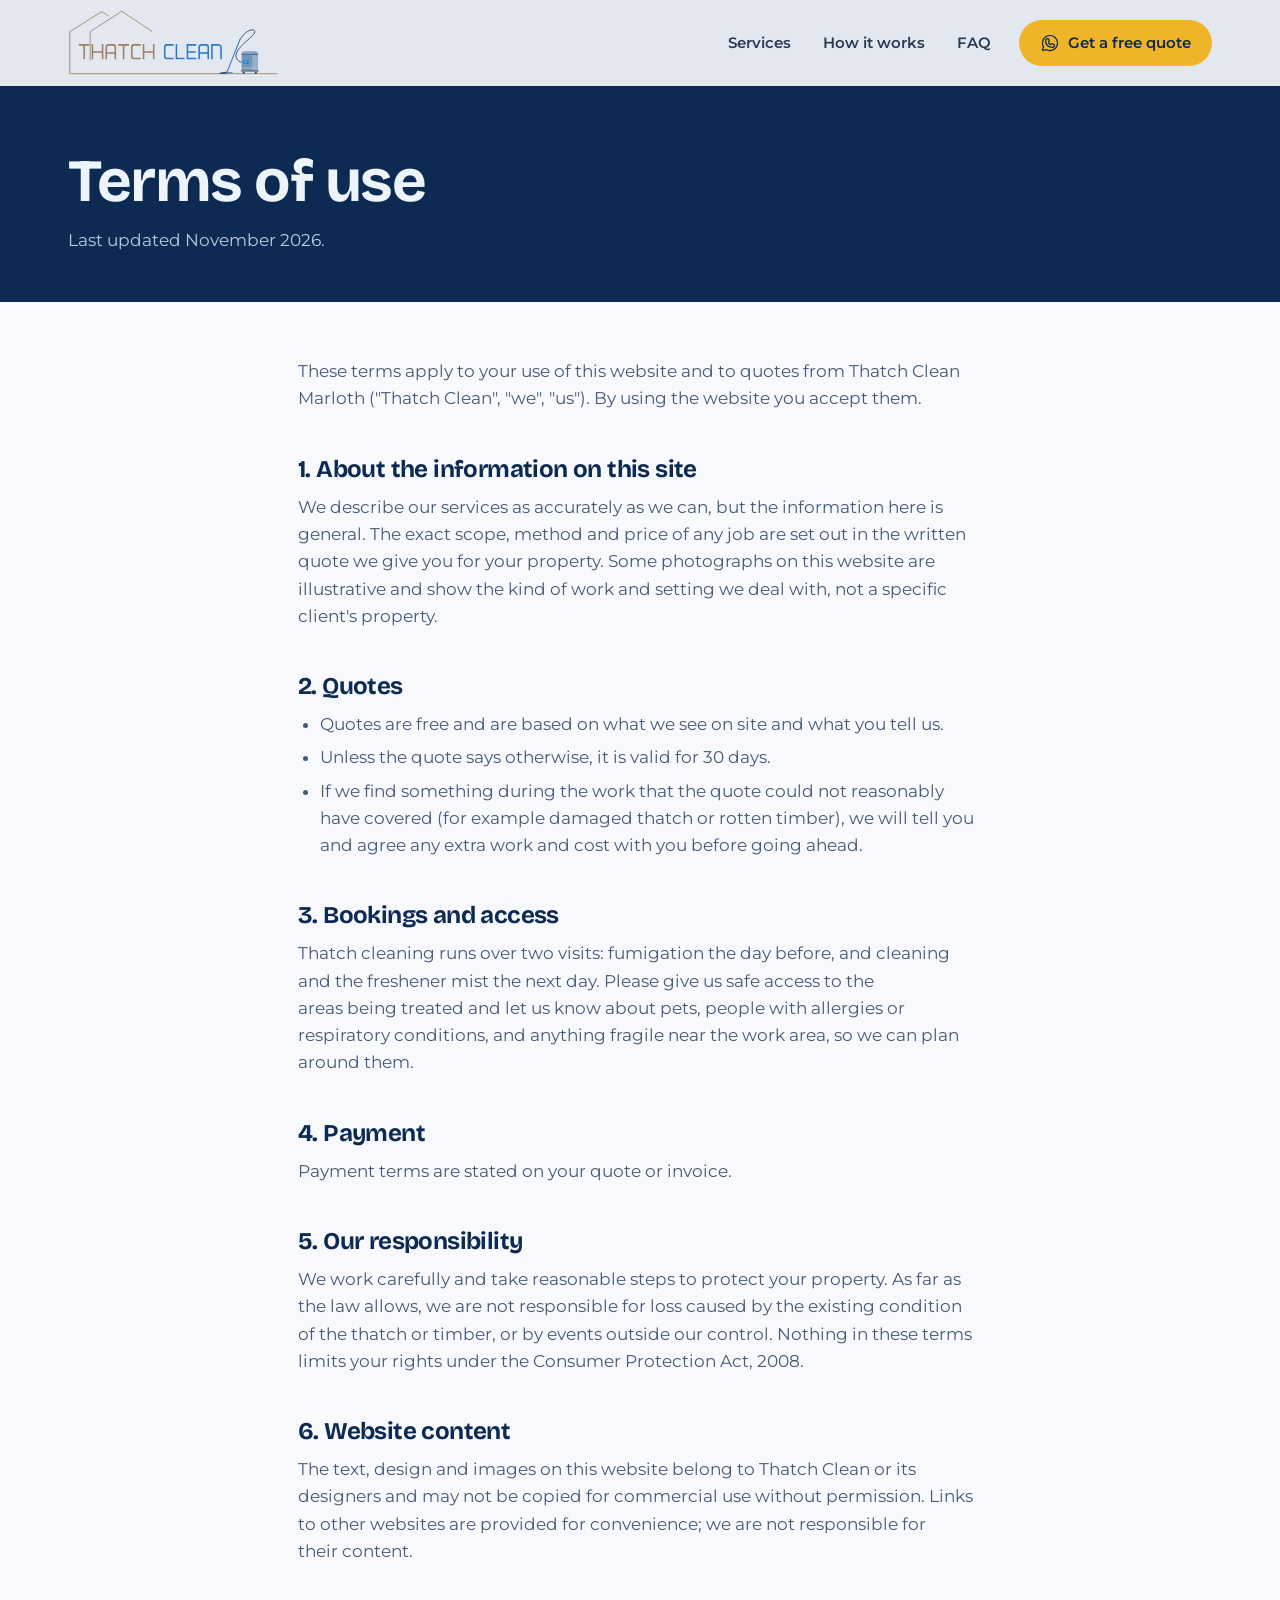
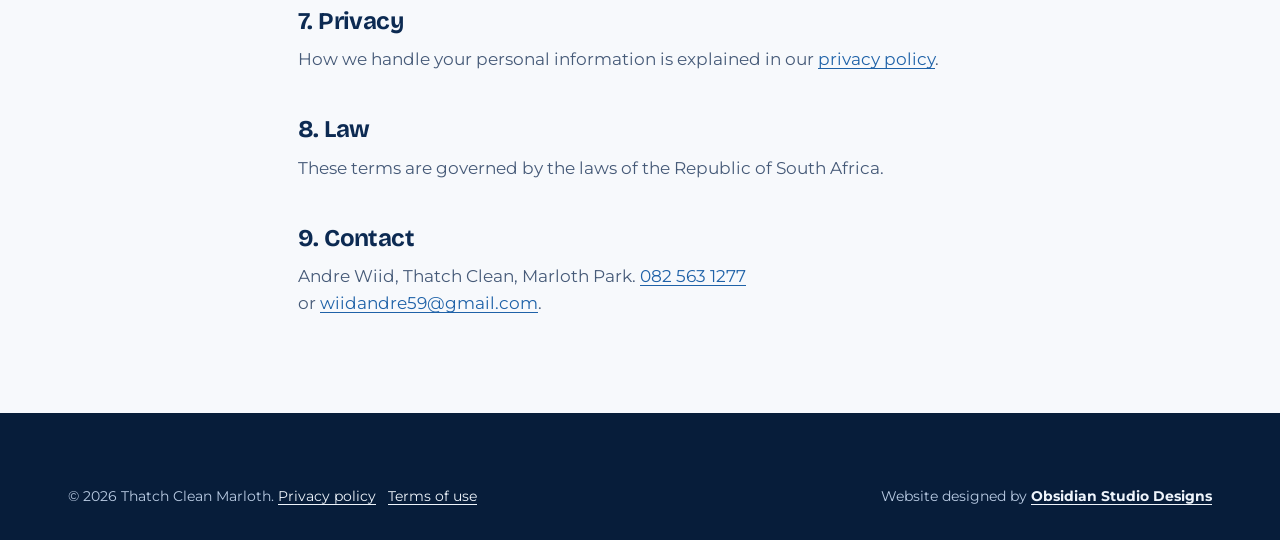
<file: terms.html>
<!DOCTYPE html>
<html lang="en-ZA" class="no-js">
<head>
<meta charset="utf-8">
<meta name="viewport" content="width=device-width, initial-scale=1, viewport-fit=cover">
<title>Terms of use | Thatch Clean Marloth</title>
<meta name="description" content="Terms for using the Thatch Clean Marloth website and for quotes on thatch cleaning and timber work.">
<meta name="robots" content="index, follow">
<link rel="canonical" href="https://obsidianstudiodesigns.github.io/Thatch-Clean-Marloth/terms.html">
<meta name="theme-color" content="#0c2a52">
<meta property="og:type" content="website">
<meta property="og:site_name" content="Thatch Clean Marloth">
<meta property="og:title" content="Terms of use | Thatch Clean Marloth">
<meta property="og:description" content="Terms for using the Thatch Clean Marloth website and for quotes on thatch cleaning and timber work.">
<meta property="og:image" content="https://obsidianstudiodesigns.github.io/Thatch-Clean-Marloth/assets/img/og-share.jpg">
<meta property="og:image:width" content="1200">
<meta property="og:image:height" content="630">
<link rel="icon" href="favicon.ico" sizes="any">
<link rel="icon" type="image/png" sizes="32x32" href="favicon-32.png">
<link rel="apple-touch-icon" href="apple-touch-icon.png">
<link rel="manifest" href="site.webmanifest">

<link rel="stylesheet" href="assets/css/style.css?v=3">
<script>document.documentElement.classList.replace('no-js','js')</script>
</head>
<body>
<a class="skip" href="#main">Skip to content</a>
<header class="site-header is-solid">
  <div class="wrap bar">
    <a class="brand" href="./" aria-label="Thatch Clean Marloth, home">
      <img class="logo-light" src="assets/img/logo-header-light.svg" alt="Thatch Clean, eco thatch cleaning specialists" width="211" height="66">
      <img class="logo-dark" src="assets/img/logo-header.svg" alt="" width="211" height="66" aria-hidden="true">
    </a>
    <nav class="nav" id="nav" aria-label="Main">
      <a href="./#services">Services</a>
      <a href="./#process">How it works</a>
      <a href="./#faq">FAQ</a>
      <a class="btn btn--gold" href="https://wa.me/27825631277?text=Hi%20Andre%2C%20I%27d%20like%20a%20free%20quote%20for%20thatch%20cleaning." target="_blank" rel="noopener"><svg class="icon" aria-hidden="true"><use href="assets/icons.svg#i-whatsapp-logo"></use></svg>Get a free quote</a>
    </nav>
    <button class="menu-btn" type="button" aria-label="Open menu" aria-expanded="false" aria-controls="nav">
      <svg class="icon i-menu" aria-hidden="true"><use href="assets/icons.svg#i-list"></use></svg>
      <svg class="icon i-close" aria-hidden="true"><use href="assets/icons.svg#i-x"></use></svg>
    </button>
  </div>
</header>
<main id="main">
<div class="legal-head"><div class="wrap"><h1>Terms of use</h1><p>Last updated November 2026.</p></div></div>
<div class="wrap legal">
<p>These terms apply to your use of this website and to quotes from Thatch Clean Marloth ("Thatch Clean", "we", "us"). By using the website you accept them.</p>

<h2>1. About the information on this site</h2>
<p>We describe our services as accurately as we can, but the information here is general. The exact scope, method and price of any job are set out in the written quote we give you for your property. Some photographs on this website are illustrative and show the kind of work and setting we deal with, not a specific client's property.</p>

<h2>2. Quotes</h2>
<ul>
<li>Quotes are free and are based on what we see on site and what you tell us.</li>
<li>Unless the quote says otherwise, it is valid for 30 days.</li>
<li>If we find something during the work that the quote could not reasonably have covered (for example damaged thatch or rotten timber), we will tell you and agree any extra work and cost with you before going ahead.</li>
</ul>

<h2>3. Bookings and access</h2>
<p>Thatch cleaning runs over two visits: fumigation the day before, and cleaning and the freshener mist the next day. Please give us safe access to the areas being treated and let us know about pets, people with allergies or respiratory conditions, and anything fragile near the work area, so we can plan around them.</p>

<h2>4. Payment</h2>
<p>Payment terms are stated on your quote or invoice.</p>

<h2>5. Our responsibility</h2>
<p>We work carefully and take reasonable steps to protect your property. As far as the law allows, we are not responsible for loss caused by the existing condition of the thatch or timber, or by events outside our control. Nothing in these terms limits your rights under the Consumer Protection Act, 2008.</p>

<h2>6. Website content</h2>
<p>The text, design and images on this website belong to Thatch Clean or its designers and may not be copied for commercial use without permission. Links to other websites are provided for convenience; we are not responsible for their content.</p>

<h2>7. Privacy</h2>
<p>How we handle your personal information is explained in our <a href="privacy.html">privacy policy</a>.</p>

<h2>8. Law</h2>
<p>These terms are governed by the laws of the Republic of South Africa.</p>

<h2>9. Contact</h2>
<p>Andre Wiid, Thatch Clean, Marloth Park. <a href="tel:+27825631277">082 563 1277</a> or <a href="mailto:wiidandre59@gmail.com">wiidandre59@gmail.com</a>.</p>
</div>
</main>
<footer class="footer">
  <div class="wrap">
    <div class="footer__bottom" style="margin-top:0;border-top:0;padding-top:0">
      <span>&copy; <span id="yr">2026</span> Thatch Clean Marloth. <a href="privacy.html">Privacy policy</a> &nbsp; <a href="terms.html">Terms of use</a></span>
      <span class="credit">Website designed by <a href="https://obsidianstudiodesigns.co.za/" target="_blank" rel="noopener">Obsidian Studio Designs</a></span>
    </div>
  </div>
</footer>
<script src="assets/js/main.js?v=2" defer></script>
</body>
</html>
</file>
<file: assets/css/style.css>
/* Thatch Clean, Marloth Park. Static site, no build step.
   Palette from the client's flyers and logo: brand navy and blue, logo taupe, flyer gold. */
@font-face{font-family:"Bricolage";src:url("../fonts/bricolage-var.woff2") format("woff2");font-weight:200 800;font-display:swap}
@font-face{font-family:"Montserrat";src:url("../fonts/montserrat-var.woff2") format("woff2");font-weight:100 900;font-display:swap}

:root{
  --paper:#f7f9fc;
  --sky:#e8f0fa;
  --sky-2:#d9e6f6;
  --navy:#0c2a52;
  --navy-2:#123a6c;
  --navy-3:#071d3a;
  --blue:#2a7bc8;
  --blue-deep:#1f62a8;
  --taupe:#9a7f62;
  --sand:#d9c4a6;
  --gold:#f0b429;
  --gold-hover:#ffc845;
  --ink:#0f2440;
  --ink-2:#465a78;
  --ink-3:#6a7b95;
  --line:rgba(15,36,64,.12);
  --line-light:rgba(233,241,251,.16);
  --on-navy:#eef4fb;
  --on-navy-2:#b9cbe3;
  --shadow:0 30px 70px -34px rgba(12,42,82,.45);
  --radius:20px;
  --radius-sm:12px;
  --pill:999px;
  --wrap:1240px;
  --gutter:clamp(20px,4vw,48px);
  --ease:cubic-bezier(.16,1,.3,1);
  --display:"Bricolage",ui-sans-serif,system-ui,sans-serif;
  --body:"Montserrat",ui-sans-serif,system-ui,-apple-system,"Segoe UI",sans-serif;
  color-scheme:light;
}

*,*::before,*::after{box-sizing:border-box}
html{-webkit-text-size-adjust:100%;scroll-behavior:smooth;scroll-padding-top:92px}
@media (prefers-reduced-motion:reduce){html{scroll-behavior:auto}}
body{margin:0;background:var(--paper);color:var(--ink);font-family:var(--body);font-size:16.5px;line-height:1.65;-webkit-font-smoothing:antialiased;text-rendering:optimizeLegibility;-webkit-tap-highlight-color:transparent;overflow-x:hidden}
img{display:block;max-width:100%;height:auto}
a{color:inherit}
h1,h2,h3{font-family:var(--display);font-weight:700;line-height:1.05;letter-spacing:-.025em;margin:0;text-wrap:balance}
p{margin:0;text-wrap:pretty}
.wrap{width:100%;max-width:var(--wrap);margin:0 auto;padding:0 var(--gutter)}
.icon{width:1.15em;height:1.15em;flex:none}
.sr-only{position:absolute;width:1px;height:1px;overflow:hidden;clip:rect(0 0 0 0);white-space:nowrap}
.skip{position:absolute;left:12px;top:-60px;z-index:100;background:var(--gold);color:var(--navy);padding:10px 16px;border-radius:var(--pill);text-decoration:none;font-weight:700}
.skip:focus{top:12px}
:focus-visible{outline:2px solid var(--blue);outline-offset:3px;border-radius:6px}
.on-navy :focus-visible,.hero :focus-visible{outline-color:var(--gold)}

/* buttons */
.btn{display:inline-flex;align-items:center;justify-content:center;gap:.55em;min-height:52px;padding:0 24px;border-radius:var(--pill);font:700 15.5px/1 var(--body);text-decoration:none;white-space:nowrap;border:1.5px solid transparent;cursor:pointer;transition:transform .5s var(--ease),background-color .25s,border-color .25s,color .25s}
.btn:active{transform:scale(.97)}
.btn--gold{background:var(--gold);color:var(--navy)}
.btn--gold:hover{background:var(--gold-hover)}
.btn--line{border-color:rgba(238,244,251,.45);color:var(--on-navy)}
.btn--line:hover{border-color:var(--on-navy);background:rgba(238,244,251,.06)}
.btn .icon{width:20px;height:20px}
.btn .arrow{transition:transform .5s var(--ease)}
.btn:hover .arrow{transform:translateX(3px)}

/* header */
.site-header{position:fixed;inset:0 0 auto;z-index:50;color:var(--on-navy);transition:background-color .35s,box-shadow .35s,color .35s}
.site-header .bar{display:flex;align-items:center;justify-content:space-between;height:86px;gap:24px}
.site-header.is-solid{background:rgba(247,249,252,.92);-webkit-backdrop-filter:blur(14px) saturate(140%);backdrop-filter:blur(14px) saturate(140%);box-shadow:0 1px 0 var(--line);color:var(--ink)}
.brand{display:inline-flex;align-items:center;text-decoration:none;position:relative}
.brand img{height:66px;width:auto;transition:opacity .35s}
.brand .logo-dark{position:absolute;left:0;top:50%;transform:translateY(-50%);opacity:0}
.is-solid .brand .logo-dark{opacity:1}
.is-solid .brand .logo-light{opacity:0}
.nav{display:flex;align-items:center;gap:4px}
.nav a{padding:10px 14px;border-radius:var(--pill);text-decoration:none;font-weight:600;font-size:15px;opacity:.88;transition:opacity .2s,background-color .2s}
.nav a:hover{opacity:1;background:rgba(127,150,190,.14)}
.nav .btn{margin-left:10px;min-height:46px;padding:0 20px;font-size:14.5px;opacity:1}
.nav .btn:hover{background:var(--gold-hover)}
.menu-btn{display:none;width:46px;height:46px;border-radius:50%;border:1.5px solid rgba(127,150,190,.45);background:transparent;color:inherit;align-items:center;justify-content:center;cursor:pointer}
.menu-btn .icon{width:22px;height:22px}
.menu-btn .i-close{display:none}
@media (max-width:920px){
  .brand img{height:52px}
  .menu-btn{display:inline-flex}
  .nav{position:fixed;inset:86px 0 auto;flex-direction:column;align-items:stretch;gap:0;padding:8px var(--gutter) 24px;background:var(--paper);color:var(--ink);box-shadow:0 18px 30px -18px rgba(12,42,82,.35);transform:translateY(-8px);opacity:0;visibility:hidden;transition:opacity .3s var(--ease),transform .4s var(--ease),visibility 0s .4s}
  .nav a{padding:15px 4px;font-size:17px;border-radius:0;border-bottom:1px solid var(--line)}
  .nav a:hover{background:none}
  .nav .btn{margin:18px 0 0;min-height:52px;border-bottom:0;font-size:15.5px}
  body.menu-open .nav{opacity:1;transform:none;visibility:visible;transition:opacity .3s var(--ease),transform .4s var(--ease)}
  body.menu-open .site-header{background:var(--paper);color:var(--ink)}
  body.menu-open .brand .logo-dark{opacity:1}
  body.menu-open .brand .logo-light{opacity:0}
  body.menu-open .menu-btn .i-menu{display:none}
  body.menu-open .menu-btn .i-close{display:block}
}

/* hero: navy, the logo's house lines, and the photo in the flyer's arch window */
.hero{position:relative;min-height:100dvh;display:flex;align-items:stretch;background:
  radial-gradient(70% 90% at 82% 18%,rgba(42,123,200,.38) 0%,rgba(42,123,200,0) 60%),
  radial-gradient(50% 60% at 8% 100%,rgba(217,196,166,.12) 0%,rgba(217,196,166,0) 70%),
  var(--navy);color:var(--on-navy);overflow:hidden;isolation:isolate}
.hero__lines{position:absolute;left:-3%;bottom:56px;width:min(1000px,88vw);height:auto;z-index:-1;opacity:.2;pointer-events:none}
.hero__ground{position:absolute;left:0;right:0;bottom:56px;height:2px;background:linear-gradient(90deg,rgba(217,196,166,.5),rgba(217,196,166,.5) 85%,rgba(217,196,166,0));z-index:-1}
.hero__grid{display:grid;grid-template-columns:1.05fr .95fr;gap:clamp(32px,5vw,80px);align-items:end;padding-top:120px;padding-bottom:58px;width:100%}
.hero__copy{align-self:center;padding-top:20px}
.hero h1{font-size:clamp(42px,5.4vw,78px);max-width:13ch;letter-spacing:-.035em}
.hero h1 em{font-style:normal;color:var(--gold)}
.hero p{margin-top:24px;max-width:36ch;font-size:clamp(16.5px,1.35vw,19px);color:var(--on-navy-2)}
.hero__ctas{display:flex;flex-wrap:wrap;gap:12px;margin-top:36px}
.arch{position:relative;justify-self:end;width:min(100%,480px);aspect-ratio:3/4.1;max-height:calc(100dvh - 200px)}
.arch__frame{position:absolute;inset:0;border-radius:999px 999px 0 0;overflow:hidden;box-shadow:0 40px 80px -30px rgba(3,14,30,.7);background:var(--navy-2)}
.arch__frame img{width:100%;height:100%;object-fit:cover;object-position:50% 40%}
.arch::before{content:"";position:absolute;inset:-16px -16px 0;border:1.5px solid rgba(217,196,166,.6);border-bottom:0;border-radius:999px 999px 0 0;pointer-events:none}
@media (prefers-reduced-motion:no-preference){
  .arch__frame img{animation:drift 24s var(--ease) both}
  @keyframes drift{from{transform:scale(1.14)}to{transform:scale(1.02)}}
}
@media (max-width:860px){
  .hero{min-height:0;display:block}
  .hero__grid{grid-template-columns:1fr;padding-top:112px;padding-bottom:58px;gap:44px}
  .hero__copy{padding-top:0}
  .hero__ctas{display:grid;grid-template-columns:1fr auto}
  .hero__ctas .num{display:none}
  .arch{justify-self:center;width:min(84%,400px);aspect-ratio:3/3.5;max-height:none}
  .hero__lines{width:140vw;left:-28vw;opacity:.14}
}
.reveal-hero>*{opacity:0;transform:translateY(18px);animation:rise 1s var(--ease) forwards}
.reveal-hero>*:nth-child(2){animation-delay:.12s}
.reveal-hero>*:nth-child(3){animation-delay:.24s}
.arch.reveal{opacity:0;transform:translateY(30px);animation:rise 1.2s .2s var(--ease) forwards}
@keyframes rise{to{opacity:1;transform:none}}
@media (prefers-reduced-motion:reduce){.reveal-hero>*,.arch.reveal{opacity:1;transform:none;animation:none}}

/* sections */
section{position:relative}
.sec{padding:clamp(80px,11vw,140px) 0}
.h2{font-size:clamp(34px,4.3vw,56px)}
.lead{font-size:clamp(16.5px,1.3vw,18.5px);color:var(--ink-2);max-width:56ch}
.eyebrow{display:inline-flex;align-items:center;gap:10px;font:700 12.5px/1 var(--body);letter-spacing:.16em;text-transform:uppercase;color:var(--blue);margin-bottom:20px}
.eyebrow::before{content:"";width:26px;height:2px;background:currentColor}
.on-navy{background:var(--navy);color:var(--on-navy)}
.on-navy .lead{color:var(--on-navy-2)}
.on-navy .eyebrow{color:var(--gold)}

/* scroll reveal */
.rv{opacity:0;transform:translateY(26px);transition:opacity .9s var(--ease),transform .9s var(--ease)}
.rv.in{opacity:1;transform:none}
.rv-d1{transition-delay:.08s}.rv-d2{transition-delay:.16s}.rv-d3{transition-delay:.24s}
@media (prefers-reduced-motion:reduce){.rv{opacity:1;transform:none;transition:none}}
.no-js .rv{opacity:1;transform:none}

/* problem */
.problem{display:grid;grid-template-columns:1fr 1.05fr;gap:clamp(40px,6vw,96px);align-items:center}
.problem__img{position:relative;isolation:isolate}
.problem__img img{width:100%;aspect-ratio:4/3.3;object-fit:cover;border-radius:var(--radius);box-shadow:var(--shadow)}
.problem__img::after{content:"";position:absolute;left:-18px;right:18px;bottom:-18px;top:18px;border:1.5px solid var(--sand);border-radius:var(--radius);z-index:-1}
.problem .lead{margin-top:22px}
.chips{display:flex;flex-wrap:wrap;gap:10px;margin-top:32px;padding:0;list-style:none}
.chips li{display:inline-flex;align-items:center;gap:8px;padding:10px 16px;background:#fff;border:1px solid var(--line);border-radius:var(--pill);font-size:14.5px;font-weight:600;color:var(--ink)}
.chips .icon{color:var(--blue)}
.problem__note{margin-top:30px;font-size:15px;color:var(--ink-3);max-width:48ch}
@media (max-width:860px){.problem{grid-template-columns:1fr}.problem__img{margin:0 0 18px 18px}}

/* process: navy, sticky photo + steps */
.process__head{max-width:660px}
.process__head .lead{margin-top:20px}
.process__grid{display:grid;grid-template-columns:1fr 1fr;gap:clamp(40px,6vw,96px);margin-top:clamp(48px,6vw,80px)}
.process__media{position:sticky;top:110px;align-self:start;aspect-ratio:3/4;border-radius:var(--radius);overflow:hidden;box-shadow:0 40px 80px -30px rgba(3,14,30,.7);background:var(--navy-2)}
.process__media img{position:absolute;inset:0;width:100%;height:100%;object-fit:cover;opacity:0;transform:scale(1.04);transition:opacity .9s var(--ease),transform 1.4s var(--ease)}
.process__media img.on{opacity:1;transform:none}
.steps{list-style:none;margin:0;padding:0}
.step{padding:clamp(28px,4vw,48px) 0;border-top:1px solid var(--line-light);min-height:52vh;display:flex;flex-direction:column;justify-content:center;transition:opacity .5s}
.step:first-child{border-top:0;padding-top:0}
.step__num{font:700 15px/1 var(--display);color:var(--navy);background:var(--gold);display:inline-flex;align-items:center;justify-content:center;width:40px;height:40px;border-radius:50%;margin-bottom:22px}
.step h3{font-size:clamp(28px,3vw,40px)}
.step p{margin-top:14px;color:var(--on-navy-2);max-width:46ch}
.step ul{margin:22px 0 0;padding:0;list-style:none;display:grid;grid-template-columns:1fr 1fr;gap:10px 20px;max-width:440px}
.step li{display:flex;align-items:center;gap:10px;font-size:15px;font-weight:600}
.step li .icon{color:var(--gold)}
.step__img{display:none}
@media (min-width:861px){.js .step:not(.active){opacity:.35}}
@media (max-width:860px){
  .process__grid{grid-template-columns:1fr}
  .process__media{display:none}
  .step{min-height:0}
  .step__img{display:block;border-radius:var(--radius-sm);overflow:hidden;aspect-ratio:4/5;max-height:72vh;margin-bottom:24px}
  .step__img img{width:100%;height:100%;object-fit:cover;object-position:50% 12%}
}

/* services bento */
.services__head{display:flex;flex-direction:column;gap:20px;max-width:680px}
.bento{display:grid;grid-template-columns:repeat(6,1fr);grid-auto-rows:minmax(220px,auto);gap:16px;margin-top:clamp(44px,5vw,72px)}
.tile{position:relative;border-radius:var(--radius);overflow:hidden;padding:clamp(24px,3vw,36px);display:flex;flex-direction:column;justify-content:flex-end;isolation:isolate;min-height:300px}
.tile h3{font-size:clamp(24px,2.4vw,32px)}
.tile p{margin-top:10px;max-width:40ch}
.tile--photo{color:#fff}
.tile--photo img{position:absolute;inset:0;width:100%;height:100%;object-fit:cover;z-index:-2;transition:transform 1.2s var(--ease)}
.tile--photo::after{content:"";position:absolute;inset:0;z-index:-1;background:linear-gradient(0deg,rgba(7,29,58,.9) 0%,rgba(7,29,58,.4) 48%,rgba(7,29,58,0) 76%)}
.tile--photo:hover img{transform:scale(1.04)}
.tile--photo p{color:rgba(238,244,251,.86)}
.tile--a{grid-column:span 4;grid-row:span 2;min-height:560px}
.tile--b{grid-column:span 2;grid-row:span 2}
.tile--c{grid-column:span 3}
.tile--d{grid-column:span 3;background:var(--sky);color:var(--ink);justify-content:space-between;border:1px solid var(--sky-2)}
.tile--d p{color:var(--ink-2)}
.tile--d .icon{width:44px;height:44px;color:var(--blue)}
.tile ul{list-style:none;padding:0;margin:18px 0 0;display:flex;flex-wrap:wrap;gap:8px}
.tile li{font-size:13.5px;font-weight:600;padding:7px 13px;border-radius:var(--pill);background:rgba(238,244,251,.14);border:1px solid rgba(238,244,251,.25);-webkit-backdrop-filter:blur(6px);backdrop-filter:blur(6px)}
@media (max-width:980px){
  .bento{grid-template-columns:1fr 1fr}
  .tile--a{grid-column:span 2;min-height:480px}
  .tile--b,.tile--c,.tile--d{grid-column:span 1;grid-row:auto}
}
@media (max-width:640px){
  .bento{grid-template-columns:1fr}
  .tile--a,.tile--b,.tile--c,.tile--d{grid-column:auto;min-height:380px}
  .tile--d{min-height:250px}
}

/* reviews */
.reviews{background:var(--sky)}
.reviews__grid{display:grid;grid-template-columns:1.25fr 1fr;gap:clamp(32px,5vw,72px);align-items:start}
.quote-main{font:600 clamp(26px,2.9vw,40px)/1.2 var(--display);letter-spacing:-.025em;color:var(--navy)}
.quote-main::before{content:"\201C";color:var(--blue)}
.quote-main::after{content:"\201D";color:var(--blue)}
.who{margin-top:24px;font-size:14px;font-weight:600;color:var(--ink-3)}
.quotes-side{display:grid;gap:18px}
.quote-card{padding:28px;border-radius:var(--radius);background:#fff;box-shadow:0 18px 40px -30px rgba(12,42,82,.4)}
.quote-card p{font-size:16.5px;line-height:1.6}
.quote-card p::before{content:"\201C"}
.quote-card p::after{content:"\201D"}
.quote-card .who{margin-top:14px}
.reviews__fb{display:inline-flex;align-items:center;gap:8px;margin-top:28px;font-weight:700;font-size:15px;text-decoration:none;color:var(--blue-deep)}
.reviews__fb:hover{text-decoration:underline;text-underline-offset:4px}
@media (max-width:860px){.reviews__grid{grid-template-columns:1fr}}

/* area band */
.area{position:relative;min-height:min(80vh,720px);display:flex;align-items:center;color:var(--on-navy);isolation:isolate;overflow:hidden}
.area img{position:absolute;inset:0;width:100%;height:100%;object-fit:cover;object-position:72% 50%;z-index:-2}
.area::after{content:"";position:absolute;inset:0;z-index:-1;background:linear-gradient(90deg,rgba(7,29,58,.86) 0%,rgba(7,29,58,.5) 45%,rgba(7,29,58,0) 80%)}
.area h2{max-width:12ch}
.area p{margin-top:20px;max-width:40ch;color:var(--on-navy-2);font-size:17.5px}
.area .btn{margin-top:32px}
@media (max-width:700px){.area{align-items:flex-end;padding-bottom:56px;min-height:640px}.area::after{background:linear-gradient(0deg,rgba(7,29,58,.92) 0%,rgba(7,29,58,.55) 55%,rgba(7,29,58,.05) 100%)}}

/* faq */
.faq{display:grid;grid-template-columns:.8fr 1.2fr;gap:clamp(32px,6vw,96px)}
.faq__list{border-top:1px solid var(--line)}
.faq details{border-bottom:1px solid var(--line)}
.faq summary{list-style:none;cursor:pointer;display:flex;justify-content:space-between;align-items:center;gap:24px;padding:24px 0;font:600 clamp(18px,1.6vw,21px)/1.3 var(--display);letter-spacing:-.01em}
.faq summary::-webkit-details-marker{display:none}
.faq summary .plus{flex:none;width:34px;height:34px;border-radius:50%;background:var(--sky);color:var(--blue-deep);display:grid;place-items:center;transition:background-color .25s,color .25s}
.faq summary .plus::before,.faq summary .plus::after{content:"";grid-area:1/1;width:12px;height:2px;background:currentColor;border-radius:2px}
.faq summary .plus::after{transform:rotate(90deg);transition:transform .45s var(--ease)}
.faq details[open] summary .plus{background:var(--navy);color:var(--gold)}
.faq details[open] summary .plus::after{transform:rotate(0)}
.faq details p{padding:0 56px 26px 0;color:var(--ink-2);max-width:62ch}
@media (max-width:860px){.faq{grid-template-columns:1fr}.faq details p{padding-right:0}}

/* contact */
.contact__grid{display:grid;grid-template-columns:1fr 1.05fr;gap:clamp(40px,6vw,96px);align-items:start}
.contact .lead{margin-top:20px}
.direct{list-style:none;margin:40px 0 0;padding:0;display:grid}
.direct a{display:flex;align-items:center;gap:16px;padding:16px 0;text-decoration:none;border-bottom:1px solid var(--line-light)}
.direct a:hover strong{color:var(--gold)}
.direct .ic{flex:none;width:46px;height:46px;border-radius:50%;display:grid;place-items:center;background:rgba(238,244,251,.08);border:1px solid var(--line-light);color:var(--gold)}
.direct .ic .icon{width:21px;height:21px}
.direct span{display:block;font-size:13.5px;color:var(--on-navy-2)}
.direct strong{display:block;font-weight:700;font-size:16.5px;transition:color .2s;word-break:break-word}
.form{padding:clamp(24px,3.4vw,44px);border-radius:var(--radius);background:#fff;color:var(--ink);box-shadow:0 40px 80px -30px rgba(3,14,30,.6);display:grid;gap:18px}
.form h3{font-size:26px;color:var(--navy)}
.form .row{display:grid;grid-template-columns:1fr 1fr;gap:18px}
.field{display:grid;gap:8px}
.field label{font-weight:700;font-size:14px}
.field input,.field select,.field textarea{width:100%;font:inherit;font-size:16px;color:var(--ink);background:var(--paper);border:1.5px solid var(--line);border-radius:var(--radius-sm);padding:13px 14px;transition:border-color .2s,box-shadow .2s;-webkit-appearance:none;appearance:none}
.field select{background-image:linear-gradient(45deg,transparent 50%,var(--ink-3) 50%),linear-gradient(135deg,var(--ink-3) 50%,transparent 50%);background-position:calc(100% - 20px) 55%,calc(100% - 15px) 55%;background-size:5px 5px;background-repeat:no-repeat;padding-right:40px}
.field textarea{min-height:110px;resize:vertical}
.field input::placeholder,.field textarea::placeholder{color:var(--ink-3)}
.field input:focus,.field select:focus,.field textarea:focus{outline:none;border-color:var(--blue);box-shadow:0 0 0 3px rgba(42,123,200,.14)}
.field .err{display:none;font-size:13.5px;font-weight:600;color:#b3261e}
.field.invalid input,.field.invalid select{border-color:#b3261e}
.field.invalid .err{display:block}
.form .btn{width:100%;margin-top:6px}
.form .hint{font-size:13px;color:var(--ink-3);text-align:center}
@media (max-width:860px){.contact__grid{grid-template-columns:1fr}}
@media (max-width:520px){.form .row{grid-template-columns:1fr}}

/* footer */
.footer{background:var(--navy-3);color:var(--on-navy);padding:72px 0 calc(32px + env(safe-area-inset-bottom))}
.footer__top{display:grid;grid-template-columns:1.4fr 1fr 1fr;gap:40px}
.footer__logo{display:inline-block}
.footer__logo img{width:min(300px,80vw);height:auto}
.footer p.blurb{margin-top:22px;color:var(--on-navy-2);max-width:36ch;font-size:15px}
.footer h4{font:700 13px/1 var(--body);letter-spacing:.12em;text-transform:uppercase;margin:8px 0 18px;color:var(--sand)}
.footer ul{list-style:none;margin:0;padding:0;display:grid;gap:10px;font-size:15px}
.footer ul a{text-decoration:none;color:var(--on-navy-2)}
.footer ul a:hover{color:var(--gold)}
.footer__bottom{display:flex;flex-wrap:wrap;justify-content:space-between;gap:12px 24px;margin-top:56px;padding-top:24px;border-top:1px solid var(--line-light);font-size:13.5px;color:var(--on-navy-2)}
.footer__bottom a{color:var(--on-navy);text-underline-offset:3px}
.footer__bottom a:hover{color:var(--gold)}
.credit a{font-weight:700}
@media (max-width:760px){.footer__top{grid-template-columns:1fr 1fr}.footer__top>div:first-child{grid-column:1/-1}}

/* mobile action bar */
.mbar{display:none}
@media (max-width:700px){
  .mbar{position:fixed;left:12px;right:12px;bottom:calc(12px + env(safe-area-inset-bottom));z-index:40;display:grid;grid-template-columns:1fr 1.4fr;gap:8px;padding:8px;border-radius:var(--pill);background:rgba(12,42,82,.92);-webkit-backdrop-filter:blur(14px);backdrop-filter:blur(14px);box-shadow:0 14px 40px -12px rgba(3,14,30,.55);transform:translateY(140%);transition:transform .5s var(--ease)}
  .mbar.show{transform:none}
  .mbar .btn{min-height:48px;padding:0 14px;font-size:14.5px}
  .footer{padding-bottom:calc(110px + env(safe-area-inset-bottom))}
}

/* legal + 404 */
.legal-head{padding:150px 0 48px;background:var(--navy);color:var(--on-navy)}
.legal-head h1{font-size:clamp(38px,5vw,60px)}
.legal-head p{margin-top:14px;color:var(--on-navy-2)}
.legal{max-width:780px;padding-top:56px;padding-bottom:96px}
.legal h2{font-size:24px;margin:44px 0 12px;color:var(--navy)}
.legal p,.legal li{color:var(--ink-2)}
.legal p+p{margin-top:12px}
.legal ul{padding-left:22px;display:grid;gap:6px;margin:10px 0}
.legal a{color:var(--blue-deep);text-underline-offset:3px}
.nf{min-height:100dvh;display:grid;place-items:center;text-align:center;padding:120px var(--gutter) 80px;background:var(--navy);color:var(--on-navy)}
.nf h1{font-size:clamp(44px,7vw,84px)}
.nf p{margin:18px auto 32px;color:var(--on-navy-2);max-width:40ch}
</file>
